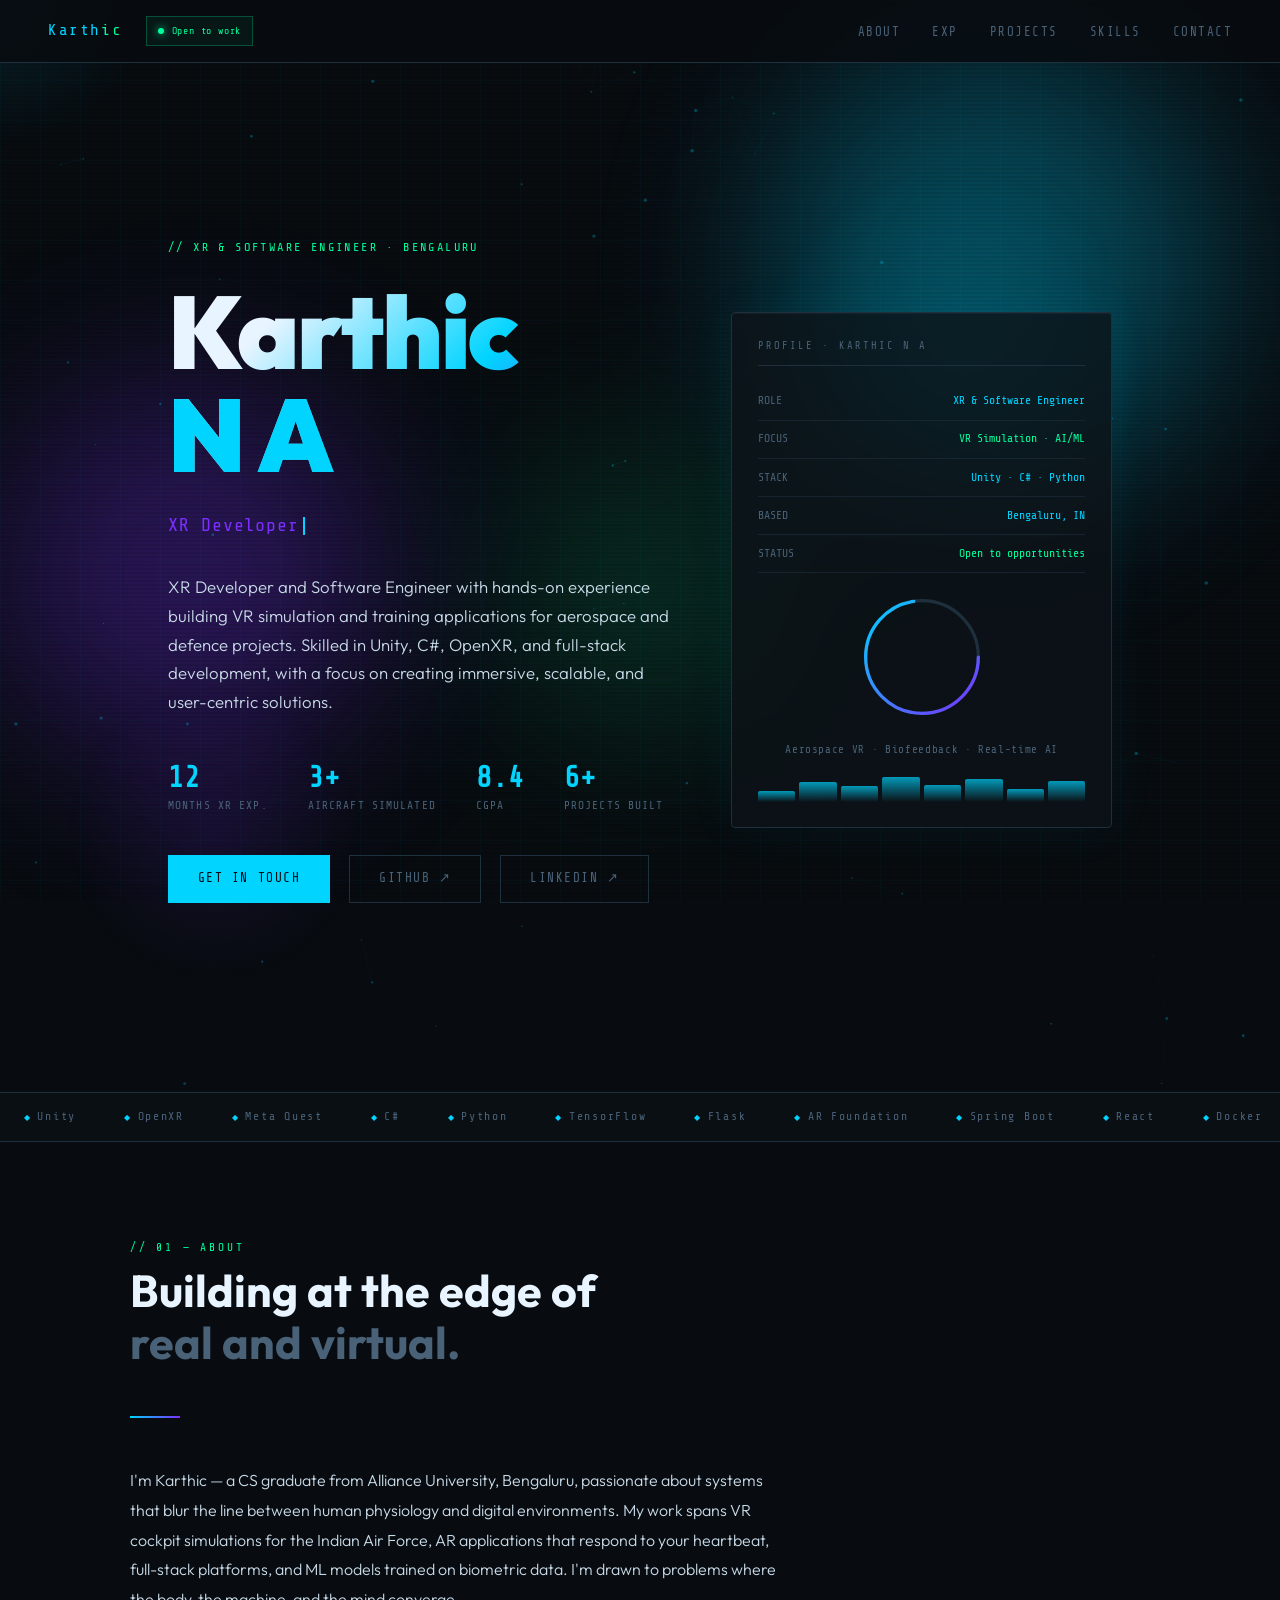
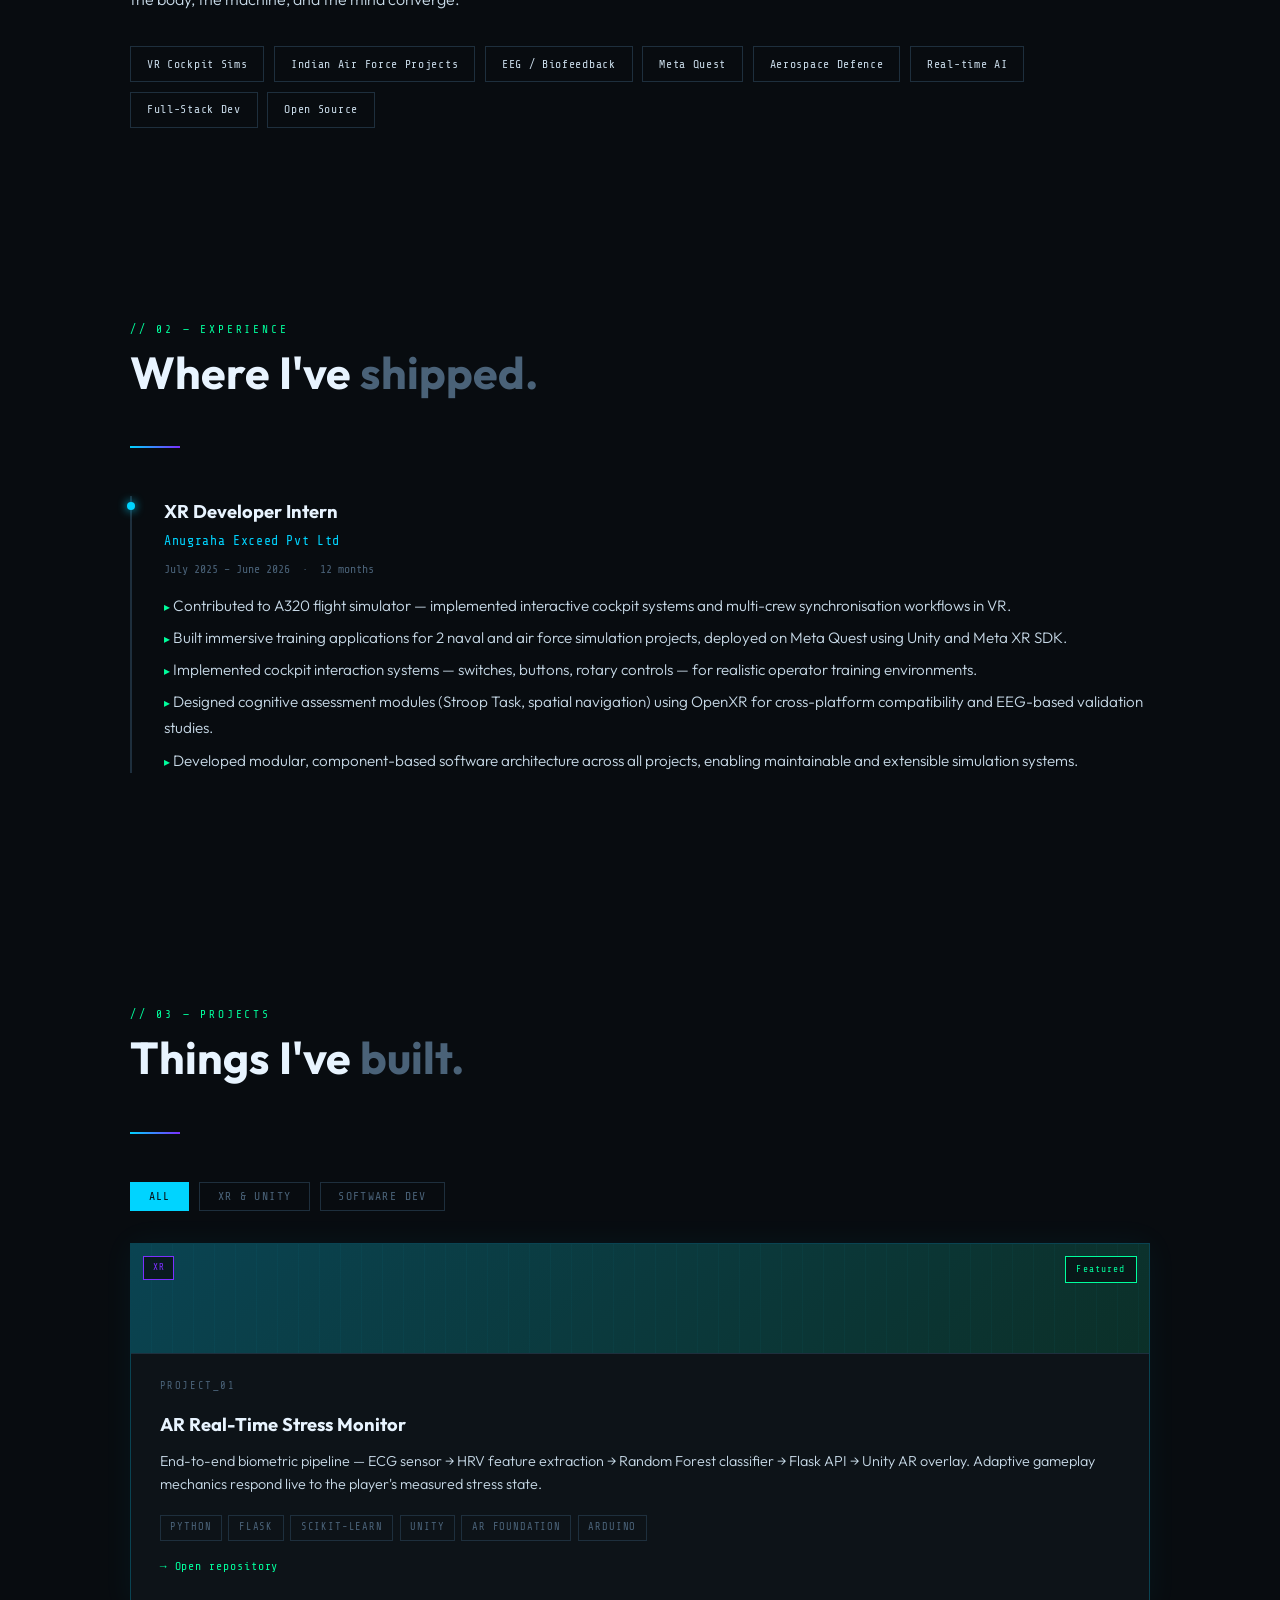
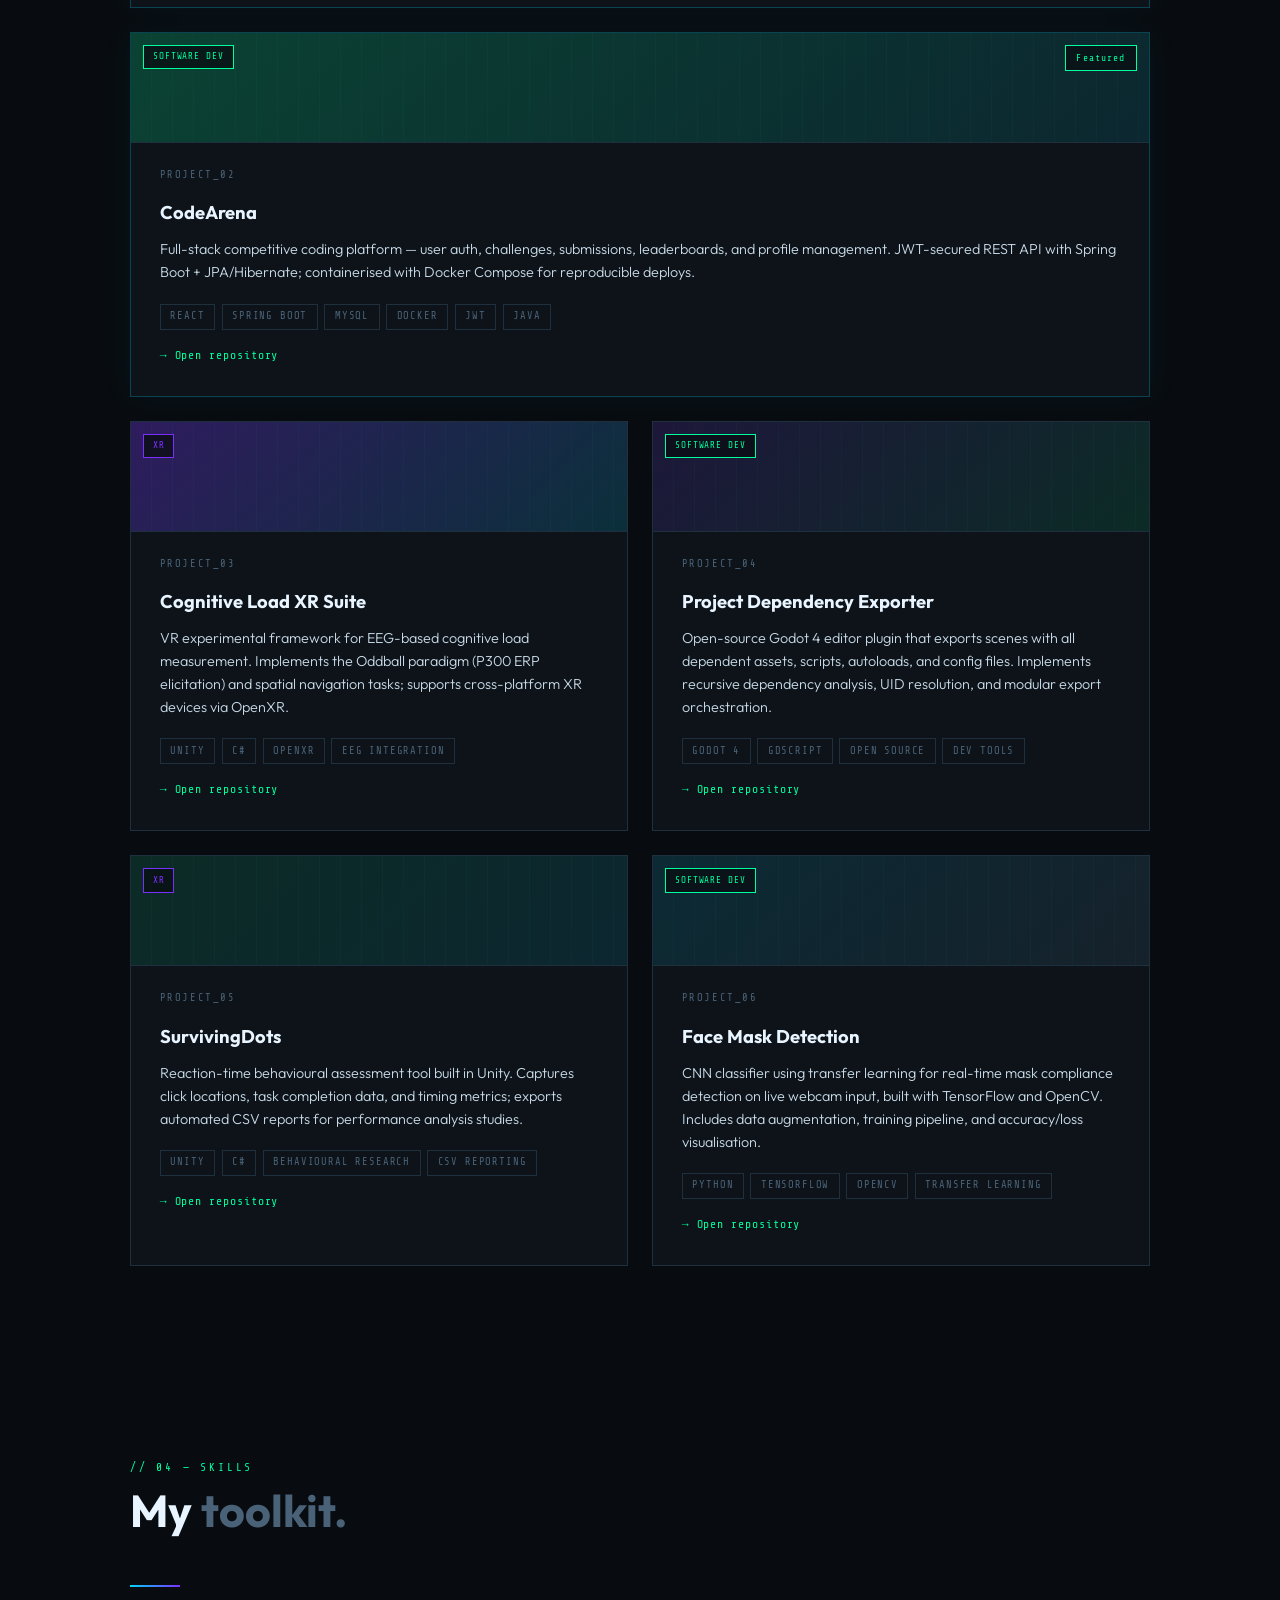
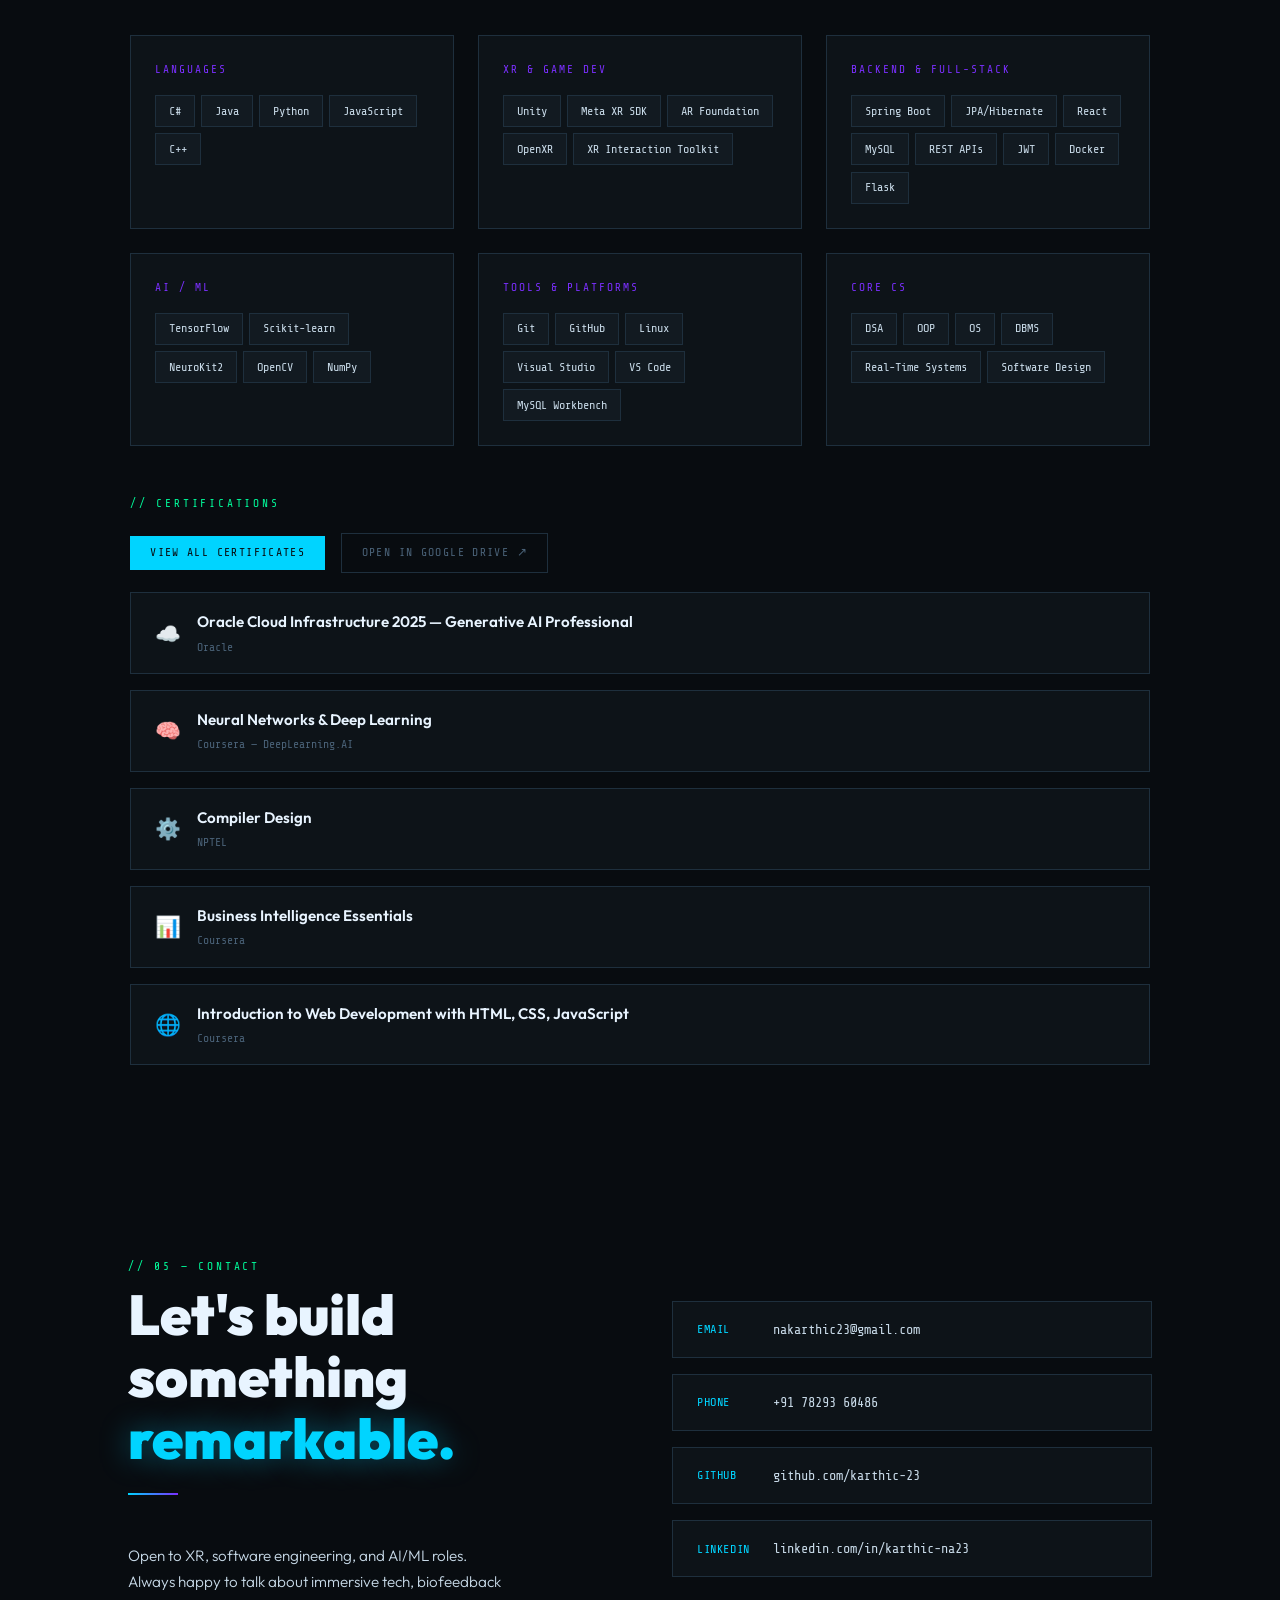
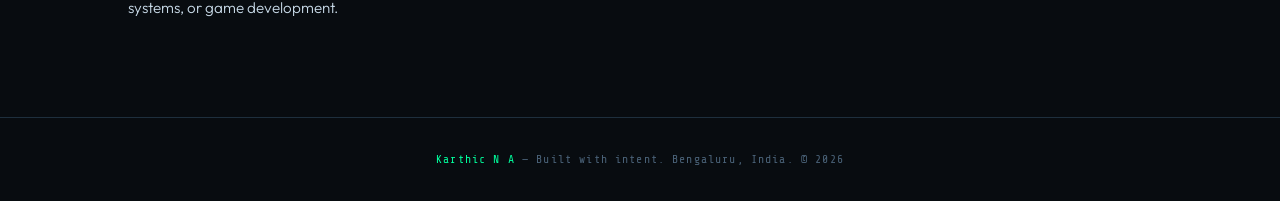
<file: index.html>
<!DOCTYPE html>
<html lang="en">
<head>
  <meta charset="UTF-8" />
  <meta name="viewport" content="width=device-width, initial-scale=1.0"/>
  <title>Karthic N A — XR & Software Engineer</title>
  <meta name="description" content="Karthic N A — XR & Software Engineer. VR simulation, Unity, AI/ML, biofeedback systems. Bengaluru, India." />
  <link rel="preconnect" href="https://fonts.googleapis.com" />
  <link rel="preconnect" href="https://fonts.gstatic.com" crossorigin />
  <link href="https://fonts.googleapis.com/css2?family=Share+Tech+Mono&family=Outfit:wght@300;400;600;700;900&display=swap" rel="stylesheet"/>
  <link rel="stylesheet" href="css/styles.css" />
</head>
<body>

<!-- Ambient / FX layer -->
<div class="scroll-progress" id="scrollProgress"></div>
<div class="cursor-glow" id="cursorGlow" aria-hidden="true"></div>
<div class="bg-blobs" aria-hidden="true">
  <div class="blob b1"></div>
  <div class="blob b2"></div>
  <div class="blob b3"></div>
</div>

<!-- ═══════════════════════════════════
     Navigation
════════════════════════════════════ -->
<nav id="mainNav">
  <div class="nav-left">
    <a href="#hero" class="nav-logo">Karth<span>ic</span></a>
    <span class="status-pill"><span class="pulse-dot"></span> Open to work</span>
  </div>
  <div class="nav-right">
    <button class="nav-toggle" id="navToggle" aria-label="Toggle menu" aria-expanded="false">
      <span></span><span></span><span></span>
    </button>
    <ul>
      <li><a href="#about"      class="nav-link">About</a></li>
      <li><a href="#experience" class="nav-link">Exp</a></li>
      <li><a href="#projects"   class="nav-link">Projects</a></li>
      <li><a href="#skills"     class="nav-link">Skills</a></li>
      <li><a href="#contact"    class="nav-link">Contact</a></li>
    </ul>
  </div>
</nav>

<!-- ═══════════════════════════════════
     Hero
════════════════════════════════════ -->
<section id="hero">
  <canvas id="heroCanvas" aria-hidden="true"></canvas>
  <div class="hero-glow"  aria-hidden="true"></div>
  <div class="hero-glow2" aria-hidden="true"></div>

  <div class="hero-grid">
    <div class="hero-left">
      <div class="hero-tag">// XR &amp; Software Engineer · Bengaluru</div>
      <h1 class="hero-name">Karthic<br><span class="accent">N A</span></h1>
      <div class="hero-title">
        <span id="typedRole">XR Developer</span><span class="cursor"></span>
      </div>
      <p class="hero-bio">
        XR Developer and Software Engineer with hands-on experience building VR simulation and training applications for aerospace and defence projects. 
        Skilled in Unity, C#, OpenXR, and full-stack development, with a focus on creating immersive, scalable, and user-centric solutions.
      </p>
      <div class="stat-row">
        <div class="stat"><div class="stat-num" data-count="12">0</div><div class="stat-label">Months XR Exp.</div></div>
        <div class="stat"><div class="stat-num" data-count="3" data-suffix="+">0</div><div class="stat-label">Aircraft Simulated</div></div>
        <div class="stat"><div class="stat-num" data-count="8.4" data-decimals="1">0</div><div class="stat-label">CGPA</div></div>
        <div class="stat"><div class="stat-num" data-count="6" data-suffix="+">0</div><div class="stat-label">Projects Built</div></div>
      </div>
      <div class="hero-links">
        <a href="mailto:nakarthic23@gmail.com" class="btn btn-primary">Get in touch</a>
        <a href="https://github.com/karthic-23" target="_blank" rel="noopener noreferrer" class="btn btn-ghost">GitHub ↗</a>
        <a href="https://linkedin.com/in/karthic-na23" target="_blank" rel="noopener noreferrer" class="btn btn-ghost">LinkedIn ↗</a>
      </div>
    </div>

    <div class="hero-right">
      <div class="hud-panel">
        <div class="hud-header">PROFILE · KARTHIC N A</div>
        <div class="hud-row"><span>ROLE</span><span class="hud-val">XR &amp; Software Engineer</span></div>
        <div class="hud-row"><span>FOCUS</span><span class="hud-val ok">VR Simulation · AI/ML</span></div>
        <div class="hud-row"><span>STACK</span><span class="hud-val">Unity · C# · Python</span></div>
        <div class="hud-row"><span>BASED</span><span class="hud-val">Bengaluru, IN</span></div>
        <div class="hud-row"><span>STATUS</span><span class="hud-val ok">Open to opportunities</span></div>
        <div class="hud-ring-wrap">
          <svg class="hud-ring" viewBox="0 0 120 120" aria-hidden="true">
            <circle cx="60" cy="60" r="52" fill="none" stroke="#1e2f3d" stroke-width="3"/>
            <circle class="ring-spin" cx="60" cy="60" r="52" fill="none" stroke="url(#ringGrad)"
              stroke-width="3" stroke-dasharray="327" stroke-dashoffset="90" stroke-linecap="round"/>
            <defs>
              <linearGradient id="ringGrad" x1="0" y1="0" x2="1" y2="1">
                <stop offset="0%"   stop-color="#00d4ff"/>
                <stop offset="100%" stop-color="#7b2fff"/>
              </linearGradient>
            </defs>
          </svg>
        </div>
        <p class="hud-caption">Aerospace VR · Biofeedback · Real-time AI</p>
        <div class="hud-bars" aria-hidden="true">
          <div class="hud-bar"></div><div class="hud-bar"></div><div class="hud-bar"></div>
          <div class="hud-bar"></div><div class="hud-bar"></div><div class="hud-bar"></div>
          <div class="hud-bar"></div><div class="hud-bar"></div>
        </div>
      </div>
    </div>
  </div>
</section>

<!-- Scrolling tech stack marquee -->
<div class="marquee-wrap" aria-hidden="true">
  <div class="marquee-track">
    <span>Unity</span><span>OpenXR</span><span>Meta Quest</span><span>C#</span>
    <span>Python</span><span>TensorFlow</span><span>Flask</span><span>AR Foundation</span>
    <span>Spring Boot</span><span>React</span><span>Docker</span><span>MySQL</span>
    <span>Scikit-learn</span><span>NeuroKit2</span><span>Meta XR SDK</span><span>JWT</span>
    <span>Unity</span><span>OpenXR</span><span>Meta Quest</span><span>C#</span>
    <span>Python</span><span>TensorFlow</span><span>Flask</span><span>AR Foundation</span>
    <span>Spring Boot</span><span>React</span><span>Docker</span><span>MySQL</span>
    <span>Scikit-learn</span><span>NeuroKit2</span><span>Meta XR SDK</span><span>JWT</span>
  </div>
</div>

<!-- ═══════════════════════════════════
     About
════════════════════════════════════ -->
<section id="about">
  <div class="reveal">
    <div class="section-label">// 01 — about</div>
    <h2 class="section-title">Building at the edge of<br><span class="dim">real and virtual.</span></h2>
    <div class="divider"></div>
    <div class="about-grid">
      <p class="about-text">
        I'm Karthic — a CS graduate from Alliance University, Bengaluru, passionate about systems that blur the line between human physiology and digital environments.
        My work spans VR cockpit simulations for the Indian Air Force, AR applications that respond to your heartbeat, full-stack platforms, and ML models trained on biometric data.
        I'm drawn to problems where the body, the machine, and the mind converge.
      </p>
      <div class="about-chips">
        <span class="about-chip">VR Cockpit Sims</span>
        <span class="about-chip">Indian Air Force Projects</span>
        <span class="about-chip">EEG / Biofeedback</span>
        <span class="about-chip">Meta Quest</span>
        <span class="about-chip">Aerospace Defence</span>
        <span class="about-chip">Real-time AI</span>
        <span class="about-chip">Full-Stack Dev</span>
        <span class="about-chip">Open Source</span>
      </div>
    </div>
  </div>
</section>

<!-- ═══════════════════════════════════
     Experience
════════════════════════════════════ -->
<section id="experience">
  <div class="reveal">
    <div class="section-label">// 02 — experience</div>
    <h2 class="section-title">Where I've <span class="dim">shipped.</span></h2>
    <div class="divider"></div>

    <div class="exp-block">
      <div class="exp-role">XR Developer Intern</div>
      <div class="exp-company">Anugraha Exceed Pvt Ltd</div>
      <div class="exp-date">July 2025 – June 2026 &nbsp;·&nbsp; 12 months</div>
      <ul>
        <li>Contributed to A320 flight simulator — implemented interactive cockpit systems and multi-crew synchronisation workflows in VR.</li>
        <li>Built immersive training applications for 2 naval and air force simulation projects, deployed on Meta Quest using Unity and Meta XR SDK.</li>
        <li>Implemented cockpit interaction systems — switches, buttons, rotary controls — for realistic operator training environments.</li>
        <li>Designed cognitive assessment modules (Stroop Task, spatial navigation) using OpenXR for cross-platform compatibility and EEG-based validation studies.</li>
        <li>Developed modular, component-based software architecture across all projects, enabling maintainable and extensible simulation systems.</li>
      </ul>
    </div>
  </div>
</section>

<!-- ═══════════════════════════════════
     Projects
════════════════════════════════════ -->
<section id="projects">
  <div class="reveal">
    <div class="section-label">// 03 — projects</div>
    <h2 class="section-title">Things I've <span class="dim">built.</span></h2>
    <div class="divider"></div>

    <!-- Filter tabs — All / XR / Software Dev -->
    <div class="project-filters" role="group" aria-label="Filter projects by category">
      <button class="filter-btn active" data-filter="all">All</button>
      <button class="filter-btn" data-filter="xr">XR &amp; Unity</button>
      <button class="filter-btn" data-filter="software">Software Dev</button>
    </div>

    <!-- Cards injected by renderProjects() in main.js -->
    <div class="projects-grid" id="projectsGrid"></div>
  </div>
</section>

<!-- ═══════════════════════════════════
     Skills
════════════════════════════════════ -->
<section id="skills">
  <div class="reveal">
    <div class="section-label">// 04 — skills</div>
    <h2 class="section-title">My <span class="dim">toolkit.</span></h2>
    <div class="divider"></div>

    <div class="skills-grid">
      <div class="skill-group">
        <div class="skill-group-title">Languages</div>
        <div class="skill-pills">
          <span class="pill">C#</span><span class="pill">Java</span>
          <span class="pill">Python</span><span class="pill">JavaScript</span>
          <span class="pill">C++</span>
        </div>
      </div>
      <div class="skill-group">
        <div class="skill-group-title">XR &amp; Game Dev</div>
        <div class="skill-pills">
          <span class="pill">Unity</span><span class="pill">Meta XR SDK</span>
          <span class="pill">AR Foundation</span><span class="pill">OpenXR</span>
          <span class="pill">XR Interaction Toolkit</span>
        </div>
      </div>
      <div class="skill-group">
        <div class="skill-group-title">Backend &amp; Full-Stack</div>
        <div class="skill-pills">
          <span class="pill">Spring Boot</span><span class="pill">JPA/Hibernate</span>
          <span class="pill">React</span><span class="pill">MySQL</span>
          <span class="pill">REST APIs</span><span class="pill">JWT</span>
          <span class="pill">Docker</span><span class="pill">Flask</span>
        </div>
      </div>
      <div class="skill-group">
        <div class="skill-group-title">AI / ML</div>
        <div class="skill-pills">
          <span class="pill">TensorFlow</span><span class="pill">Scikit-learn</span>
          <span class="pill">NeuroKit2</span><span class="pill">OpenCV</span>
          <span class="pill">NumPy</span>
        </div>
      </div>
      <div class="skill-group">
        <div class="skill-group-title">Tools &amp; Platforms</div>
        <div class="skill-pills">
          <span class="pill">Git</span><span class="pill">GitHub</span>
          <span class="pill">Linux</span><span class="pill">Visual Studio</span>
          <span class="pill">VS Code</span><span class="pill">MySQL Workbench</span>
        </div>
      </div>
      <div class="skill-group">
        <div class="skill-group-title">Core CS</div>
        <div class="skill-pills">
          <span class="pill">DSA</span><span class="pill">OOP</span>
          <span class="pill">OS</span><span class="pill">DBMS</span>
          <span class="pill">Real-Time Systems</span><span class="pill">Software Design</span>
        </div>
      </div>
    </div>

    <!-- Certifications sub-section -->
    <div id="certifications" style="margin-top: 3rem;">
      <div class="section-label" style="margin-bottom:1.2rem;">// certifications</div>
      <div class="certs-actions">
        <button type="button" class="btn btn-primary" id="openCertsModal">View all certificates</button>
        <a href="https://drive.google.com/drive/folders/17b_NKDeU9cYBqfiPqCEO_mkUFvGtRcT1" target="_blank" rel="noopener noreferrer" class="btn btn-ghost">Open in Google Drive ↗</a>
      </div>
      <div class="cert-list">
        <div class="cert-item" data-open-certs tabindex="0" role="button">
          <div class="cert-icon">☁️</div>
          <div>
            <div class="cert-name">Oracle Cloud Infrastructure 2025 — Generative AI Professional</div>
            <div class="cert-org">Oracle</div>
          </div>
          <span class="cert-view-hint">View ↗</span>
        </div>
        <div class="cert-item" data-open-certs tabindex="0" role="button">
          <div class="cert-icon">🧠</div>
          <div>
            <div class="cert-name">Neural Networks &amp; Deep Learning</div>
            <div class="cert-org">Coursera — DeepLearning.AI</div>
          </div>
          <span class="cert-view-hint">View ↗</span>
        </div>
        <div class="cert-item" data-open-certs tabindex="0" role="button">
          <div class="cert-icon">⚙️</div>
          <div>
            <div class="cert-name">Compiler Design</div>
            <div class="cert-org">NPTEL</div>
          </div>
          <span class="cert-view-hint">View ↗</span>
        </div>
        <div class="cert-item" data-open-certs tabindex="0" role="button">
          <div class="cert-icon">📊</div>
          <div>
            <div class="cert-name">Business Intelligence Essentials</div>
            <div class="cert-org">Coursera</div>
          </div>
          <span class="cert-view-hint">View ↗</span>
        </div>
        <div class="cert-item" data-open-certs tabindex="0" role="button">
          <div class="cert-icon">🌐</div>
          <div>
            <div class="cert-name">Introduction to Web Development with HTML, CSS, JavaScript</div>
            <div class="cert-org">Coursera</div>
          </div>
          <span class="cert-view-hint">View ↗</span>
        </div>
      </div>
    </div>
  </div>
</section>

<!-- ═══════════════════════════════════
     Contact
════════════════════════════════════ -->
<div id="contact">
  <div class="reveal contact-inner">
    <div>
      <div class="section-label">// 05 — contact</div>
      <div class="contact-tagline">
        Let's build<br>something<br><span class="glow">remarkable.</span>
      </div>
      <div class="divider" style="margin-top:1.5rem;"></div>
      <p style="font-size:0.95rem; color:var(--text); max-width:380px;">
        Open to XR, software engineering, and AI/ML roles. Always happy to talk about immersive tech, biofeedback systems, or game development.
      </p>
    </div>
    <div class="contact-links">
      <a class="contact-link" href="mailto:nakarthic23@gmail.com">
        <span class="contact-link-icon">EMAIL</span>
        <span class="contact-link-text">nakarthic23@gmail.com</span>
      </a>
      <a class="contact-link" href="tel:+917829360486">
        <span class="contact-link-icon">PHONE</span>
        <span class="contact-link-text">+91 78293 60486</span>
      </a>
      <a class="contact-link" href="https://github.com/karthic-23" target="_blank" rel="noopener noreferrer">
        <span class="contact-link-icon">GITHUB</span>
        <span class="contact-link-text">github.com/karthic-23</span>
      </a>
      <a class="contact-link" href="https://linkedin.com/in/karthic-na23" target="_blank" rel="noopener noreferrer">
        <span class="contact-link-icon">LINKEDIN</span>
        <span class="contact-link-text">linkedin.com/in/karthic-na23</span>
      </a>
    </div>
  </div>
</div>

<!-- ═══════════════════════════════════
     Certifications Modal
════════════════════════════════════ -->
<div class="modal-overlay" id="certsModal" aria-hidden="true" role="dialog" aria-labelledby="certsModalTitle">
  <div class="modal">
    <div class="modal-header">
      <h3 id="certsModalTitle">// CERTIFICATIONS — GOOGLE DRIVE</h3>
      <button type="button" class="modal-close" id="closeCertsModal" aria-label="Close">&times;</button>
    </div>
    <div class="modal-body">
      <iframe
        id="certsFrame"
        title="Karthic certifications folder"
        src="https://drive.google.com/embeddedfolderview?id=17b_NKDeU9cYBqfiPqCEO_mkUFvGtRcT1#grid"
        loading="lazy">
      </iframe>
    </div>
    <div class="modal-footer">
      <a href="https://drive.google.com/drive/folders/17b_NKDeU9cYBqfiPqCEO_mkUFvGtRcT1" target="_blank" rel="noopener noreferrer" class="btn btn-ghost">Open full folder ↗</a>
    </div>
  </div>
</div>

<footer>
  <span>Karthic N A</span> — Built with intent. Bengaluru, India. © 2026
</footer>

<!-- Data must load before main.js -->
<script src="js/data/projects.js"></script>
<script src="js/main.js"></script>
</body>
</html>
</file>
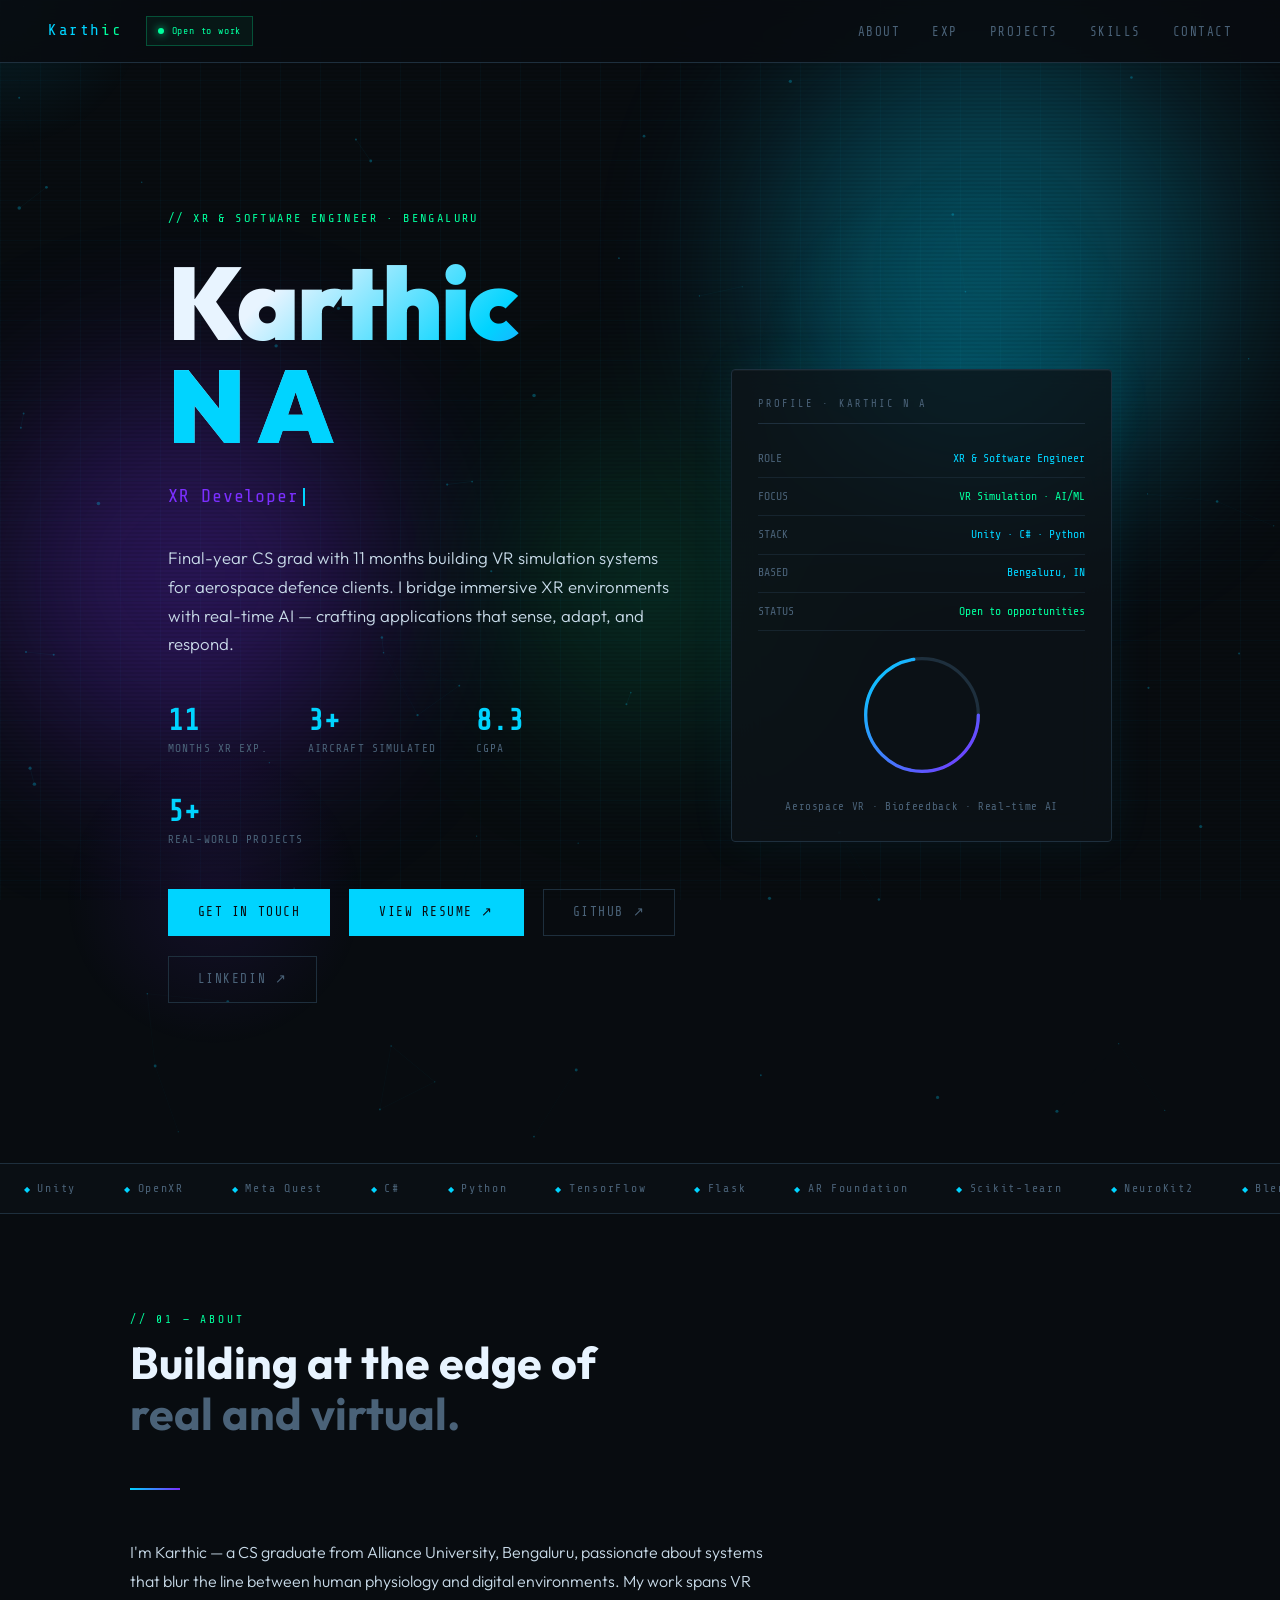
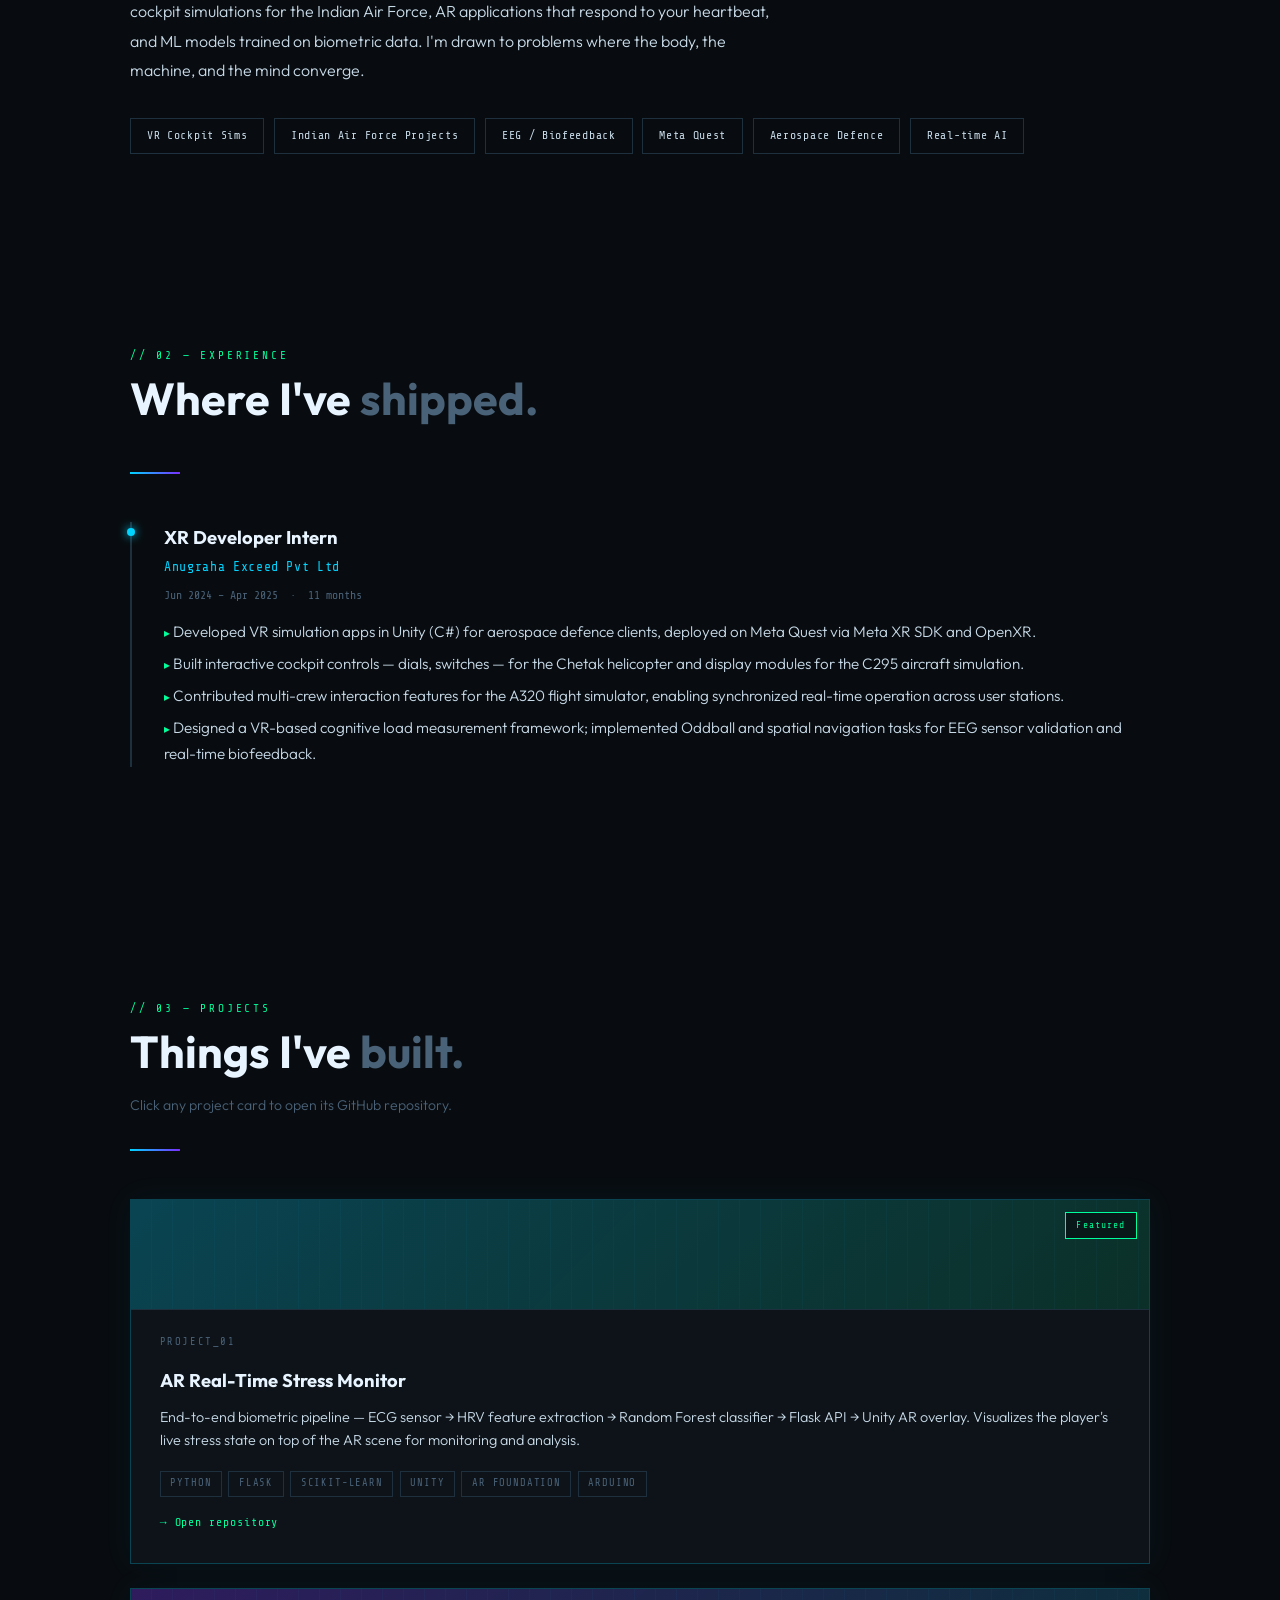
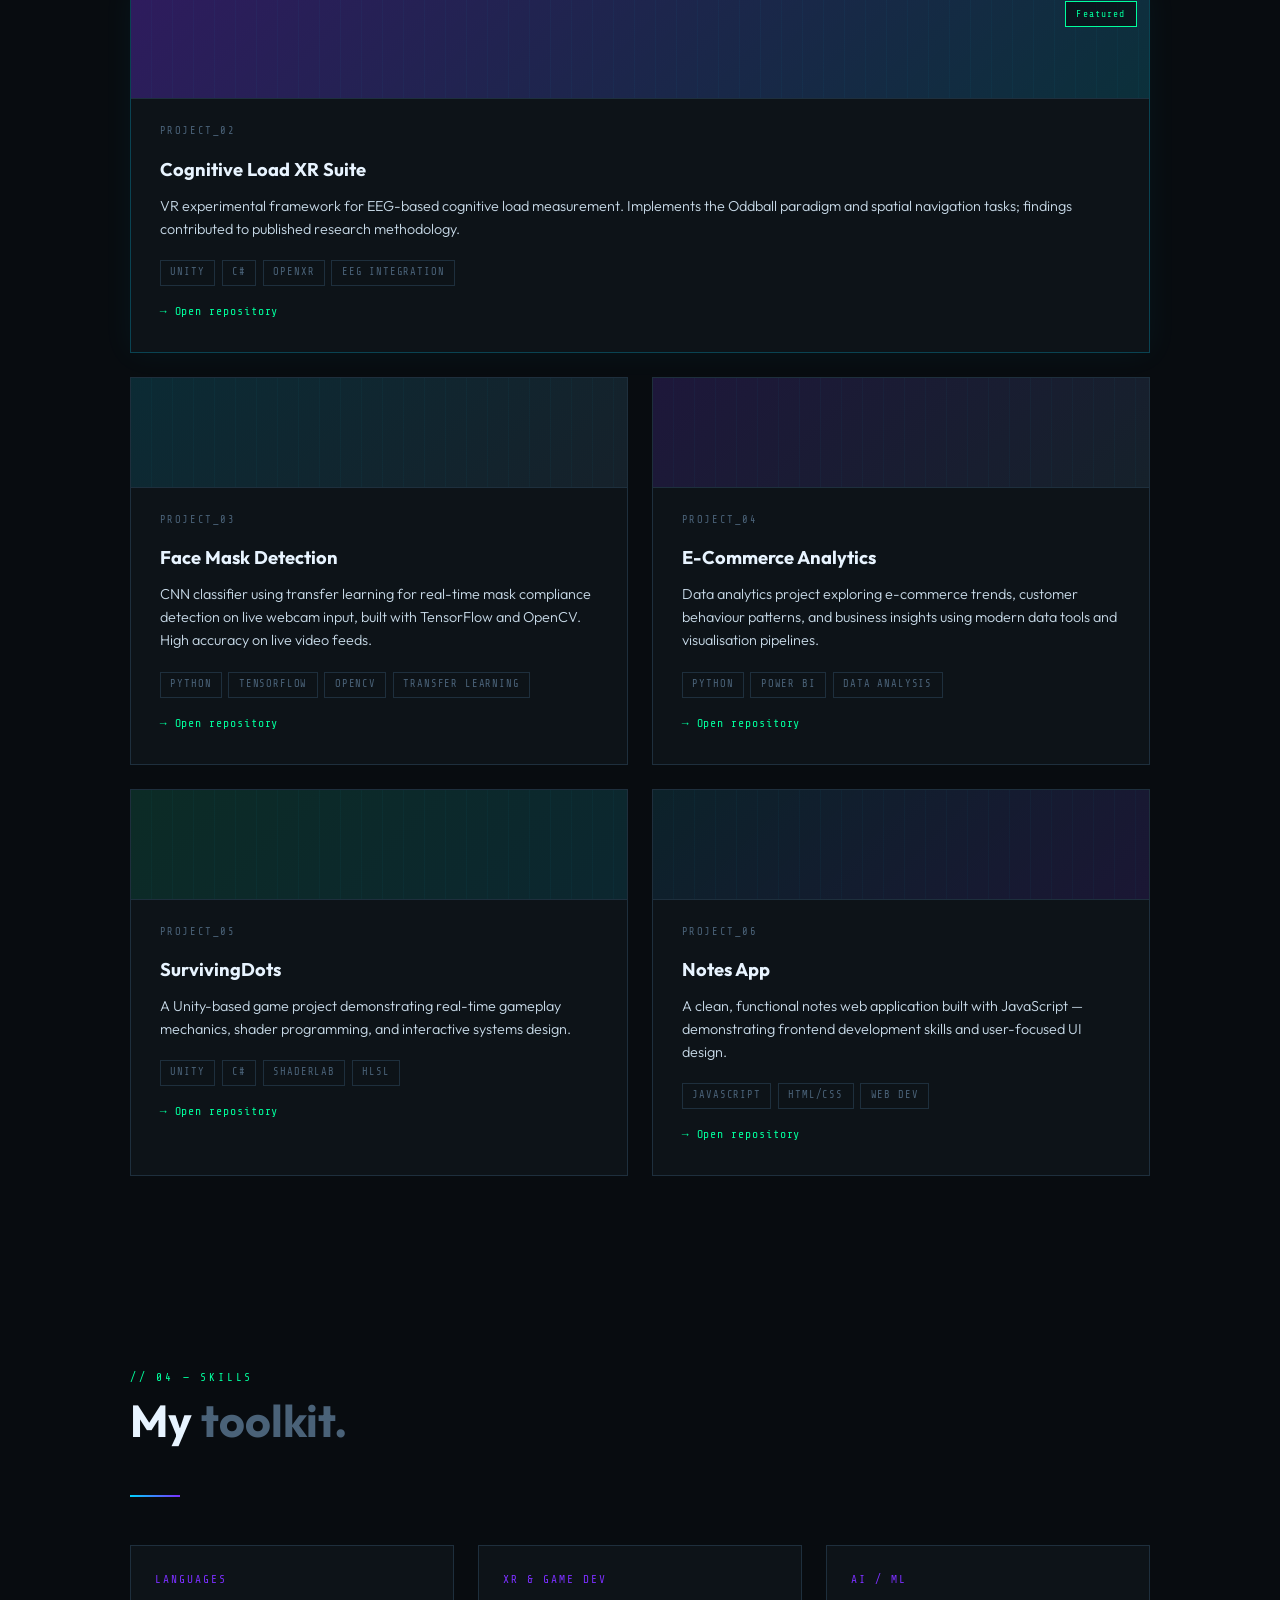
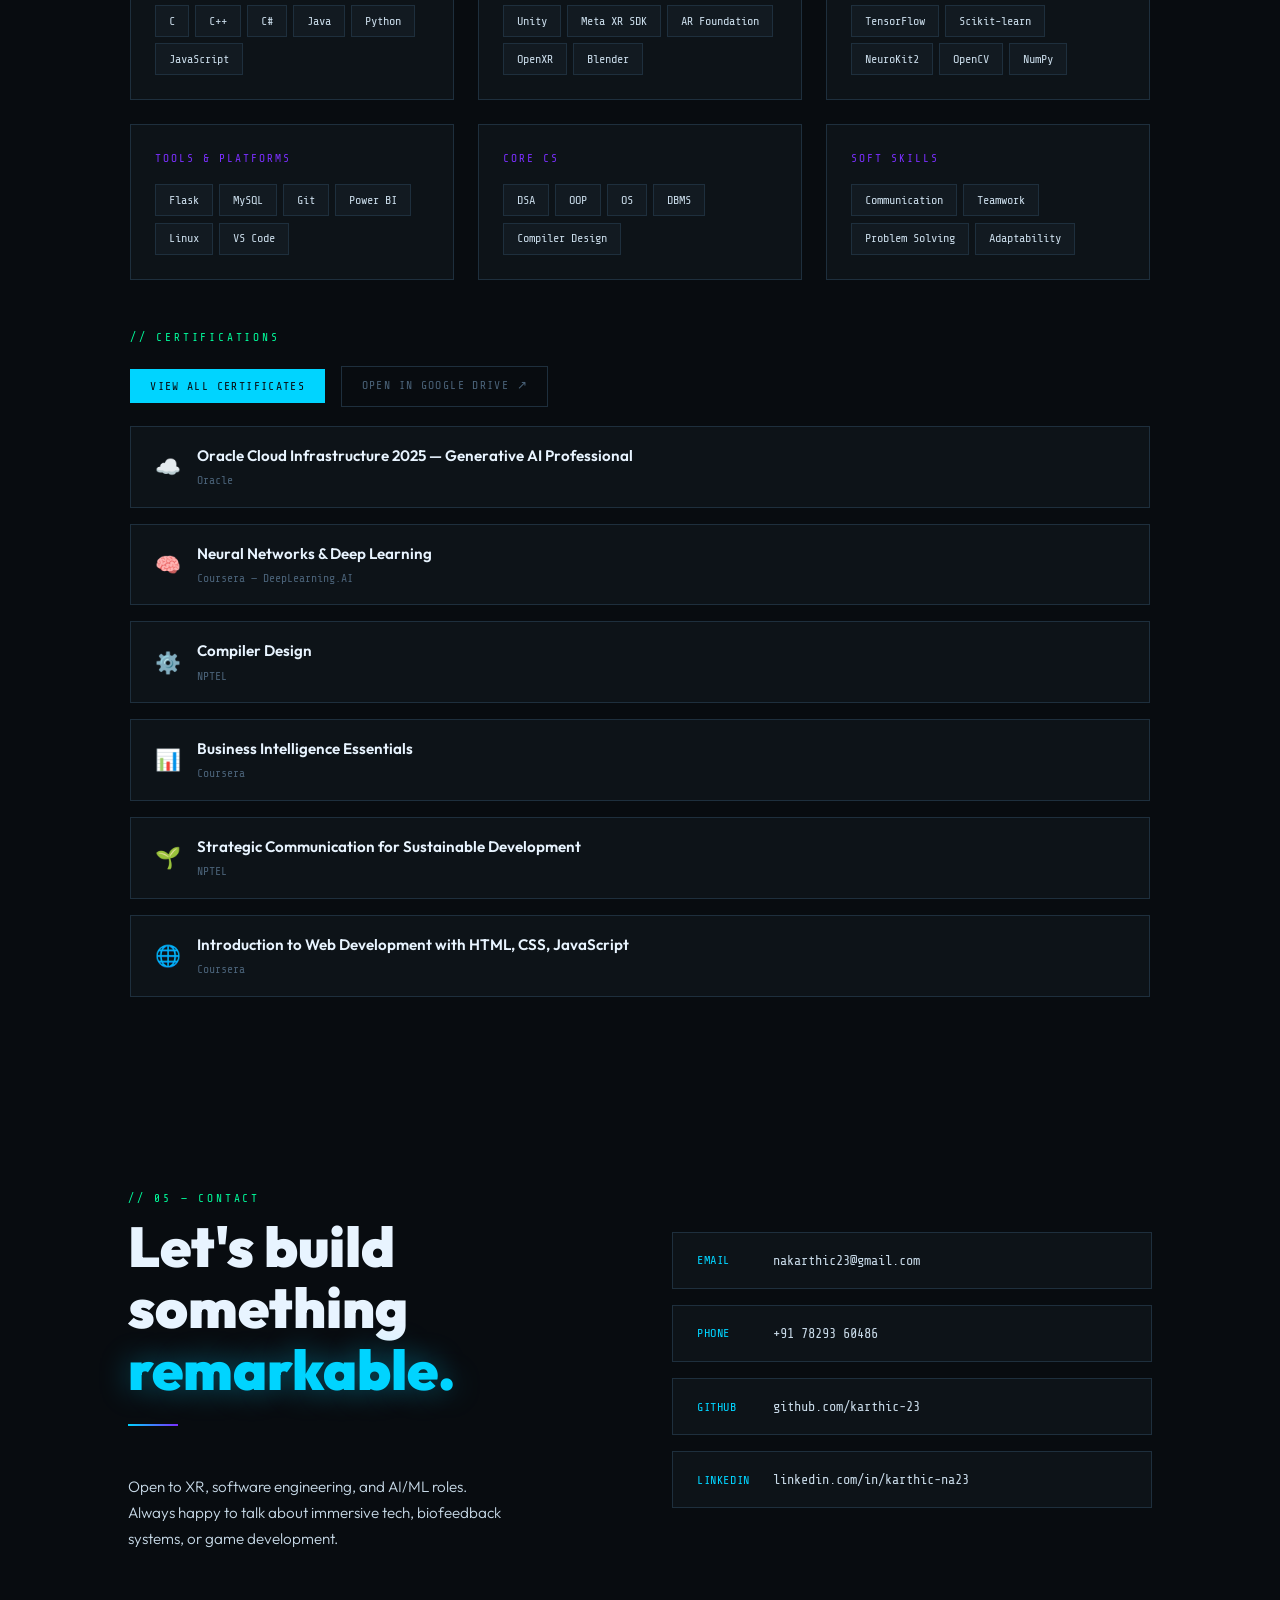
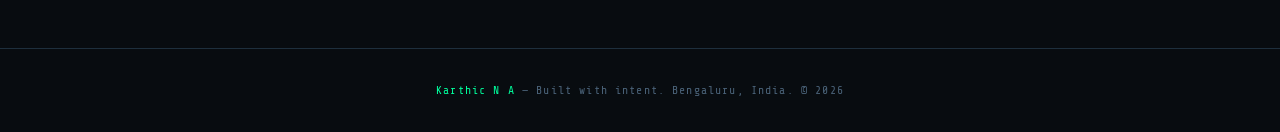
<file: Karthic-Portfolio.html>
<!DOCTYPE html>
<html lang="en">
<head>
<meta charset="UTF-8" />
<meta name="viewport" content="width=device-width, initial-scale=1.0"/>
<title>Karthic N A — XR & Software Engineer</title>
<meta name="description" content="Karthic N A — XR & Software Engineer. VR simulation, Unity, AI/ML, biofeedback systems. Bengaluru, India." />
<link rel="preconnect" href="https://fonts.googleapis.com" />
<link rel="preconnect" href="https://fonts.gstatic.com" crossorigin />
<link href="https://fonts.googleapis.com/css2?family=Share+Tech+Mono&family=Outfit:wght@300;400;600;700;900&display=swap" rel="stylesheet"/>
<style>
  :root {
    --bg: #080c10;
    --surface: #0d1318;
    --surface2: #121a21;
    --border: #1e2f3d;
    --accent: #00d4ff;
    --accent2: #7b2fff;
    --accent3: #00ff9d;
    --text: #c8dae8;
    --muted: #4a6278;
    --bright: #e8f4ff;
    --mono: 'Share Tech Mono', monospace;
    --sans: 'Outfit', sans-serif;
  }

  *, *::before, *::after { box-sizing: border-box; margin: 0; padding: 0; }

  html { scroll-behavior: smooth; }

  body {
    background: var(--bg);
    color: var(--text);
    font-family: var(--sans);
    font-weight: 300;
    line-height: 1.7;
    overflow-x: hidden;
  }

  body::before {
    content: '';
    position: fixed;
    inset: 0;
    background-image:
      linear-gradient(rgba(0,212,255,0.03) 1px, transparent 1px),
      linear-gradient(90deg, rgba(0,212,255,0.03) 1px, transparent 1px);
    background-size: 40px 40px;
    pointer-events: none;
    z-index: 0;
  }

  body::after {
    content: '';
    position: fixed;
    inset: 0;
    background: repeating-linear-gradient(0deg, transparent, transparent 2px, rgba(0,0,0,0.08) 2px, rgba(0,0,0,0.08) 4px);
    pointer-events: none;
    z-index: 0;
  }

  .bg-blobs {
    position: fixed;
    inset: 0;
    z-index: 0;
    pointer-events: none;
    overflow: hidden;
  }

  .blob {
    position: absolute;
    border-radius: 50%;
    filter: blur(90px);
    opacity: 0.3;
    animation: blobMove 20s ease-in-out infinite;
  }

  .blob.b1 {
    width: 450px;
    height: 450px;
    background: var(--accent);
    top: 5%;
    right: 5%;
  }

  .blob.b2 {
    width: 380px;
    height: 380px;
    background: var(--accent2);
    bottom: 15%;
    left: 0;
    animation-delay: -7s;
  }

  .blob.b3 {
    width: 280px;
    height: 280px;
    background: var(--accent3);
    top: 50%;
    left: 40%;
    opacity: 0.15;
    animation-delay: -12s;
  }

  @keyframes blobMove {
    0%, 100% { transform: translate(0, 0) scale(1); }
    33% { transform: translate(-30px, 40px) scale(1.08); }
    66% { transform: translate(25px, -20px) scale(0.95); }
  }

  .scroll-progress {
    position: fixed;
    top: 0;
    left: 0;
    height: 2px;
    width: 0%;
    background: linear-gradient(90deg, var(--accent), var(--accent3));
    z-index: 200;
    box-shadow: 0 0 14px var(--accent);
  }

  .cursor-glow {
    position: fixed;
    width: 300px;
    height: 300px;
    border-radius: 50%;
    background: radial-gradient(circle, rgba(0,212,255,0.1), transparent 70%);
    pointer-events: none;
    z-index: 1;
    transform: translate(-50%, -50%);
    transition: left 0.06s ease, top 0.06s ease;
  }

  nav {
    position: fixed;
    top: 0;
    left: 0;
    right: 0;
    z-index: 100;
    display: flex;
    justify-content: space-between;
    align-items: center;
    padding: 1rem 3rem;
    background: rgba(8,12,16,0.88);
    backdrop-filter: blur(14px);
    border-bottom: 1px solid var(--border);
  }

  .nav-left {
    display: flex;
    align-items: center;
    gap: 1.5rem;
  }

  .nav-logo {
    font-family: var(--mono);
    color: var(--accent);
    font-size: 1rem;
    letter-spacing: 0.1em;
    text-decoration: none;
    transition: opacity 0.2s;
  }

  .nav-logo:hover { opacity: 0.85; }
  .nav-logo span { color: var(--accent3); }

  .status-pill {
    font-family: var(--mono);
    font-size: 0.62rem;
    color: var(--accent3);
    letter-spacing: 0.08em;
    display: flex;
    align-items: center;
    gap: 0.45rem;
    padding: 0.35rem 0.7rem;
    border: 1px solid rgba(0,255,157,0.25);
    background: rgba(0,255,157,0.05);
  }

  .pulse-dot {
    width: 6px;
    height: 6px;
    border-radius: 50%;
    background: var(--accent3);
    box-shadow: 0 0 8px var(--accent3);
    animation: pulseDot 2s ease-in-out infinite;
  }

  @keyframes pulseDot {
    0%, 100% { opacity: 1; transform: scale(1); }
    50% { opacity: 0.45; transform: scale(0.8); }
  }

  .nav-right {
    display: flex;
    align-items: center;
    gap: 2rem;
  }

  nav ul {
    list-style: none;
    display: flex;
    gap: 2rem;
  }

  nav a.nav-link {
    font-family: var(--mono);
    font-size: 0.78rem;
    color: var(--muted);
    text-decoration: none;
    letter-spacing: 0.12em;
    text-transform: uppercase;
    transition: color 0.2s;
    position: relative;
  }

  nav a.nav-link::after {
    content: '';
    position: absolute;
    bottom: -4px;
    left: 0;
    right: 0;
    height: 1px;
    background: var(--accent);
    transform: scaleX(0);
    transition: transform 0.2s;
  }

  nav a.nav-link:hover,
  nav a.nav-link.active { color: var(--accent); }

  nav a.nav-link:hover::after,
  nav a.nav-link.active::after { transform: scaleX(1); }

  .nav-toggle {
    display: none;
    flex-direction: column;
    gap: 5px;
    background: none;
    border: none;
    cursor: pointer;
    padding: 4px;
  }

  .nav-toggle span {
    display: block;
    width: 22px;
    height: 2px;
    background: var(--accent);
    transition: transform 0.3s, opacity 0.3s;
  }

  nav.open .nav-toggle span:nth-child(1) { transform: translateY(7px) rotate(45deg); }
  nav.open .nav-toggle span:nth-child(2) { opacity: 0; }
  nav.open .nav-toggle span:nth-child(3) { transform: translateY(-7px) rotate(-45deg); }

  section {
    position: relative;
    z-index: 2;
    max-width: 1100px;
    margin: 0 auto;
    padding: 6rem 2.5rem;
  }

  #hero {
    position: relative;
    min-height: 100vh;
    max-width: 100%;
    overflow: hidden;
    z-index: 2;
  }

  #heroCanvas {
    position: absolute;
    inset: 0;
    width: 100%;
    height: 100%;
    z-index: 0;
    opacity: 0.5;
    pointer-events: none;
  }

  .hero-glow {
    position: absolute;
    top: 15%;
    right: 10%;
    width: 400px;
    height: 400px;
    background: radial-gradient(circle, rgba(0,212,255,0.1) 0%, transparent 70%);
    pointer-events: none;
    z-index: 1;
    animation: pulse 4s ease-in-out infinite;
  }

  .hero-glow2 {
    position: absolute;
    bottom: 10%;
    left: 5%;
    width: 300px;
    height: 300px;
    background: radial-gradient(circle, rgba(123,47,255,0.1) 0%, transparent 70%);
    pointer-events: none;
    z-index: 1;
    animation: pulse 5s 1s ease-in-out infinite;
  }

  .hero-grid {
    position: relative;
    z-index: 2;
    display: grid;
    grid-template-columns: 1.15fr 0.85fr;
    gap: 3rem;
    align-items: center;
    max-width: 1200px;
    margin: 0 auto;
    padding: 7rem 10vw 4rem;
    min-height: 100vh;
  }

  .hero-tag {
    font-family: var(--mono);
    font-size: 0.75rem;
    color: var(--accent3);
    letter-spacing: 0.2em;
    text-transform: uppercase;
    margin-bottom: 1.5rem;
    animation: fadeUp 0.6s ease both;
  }

  .hero-name {
    font-family: var(--sans);
    font-weight: 900;
    font-size: clamp(3rem, 8vw, 6.5rem);
    line-height: 1;
    letter-spacing: -0.02em;
    animation: fadeUp 0.6s 0.1s ease both;
    background: linear-gradient(135deg, var(--bright) 20%, var(--accent) 55%, var(--accent2) 90%);
    -webkit-background-clip: text;
    -webkit-text-fill-color: transparent;
    background-clip: text;
  }

  .hero-name .accent {
    -webkit-text-fill-color: var(--accent);
    background: none;
  }

  .hero-title {
    font-family: var(--mono);
    font-size: clamp(0.9rem, 2vw, 1.15rem);
    color: var(--accent2);
    margin-top: 1.5rem;
    letter-spacing: 0.05em;
    min-height: 1.5em;
    animation: fadeUp 0.6s 0.2s ease both;
  }

  .hero-bio {
    max-width: 540px;
    margin-top: 2rem;
    font-size: 1.05rem;
    color: var(--text);
    animation: fadeUp 0.6s 0.3s ease both;
  }

  .hero-links {
    display: flex;
    gap: 1.2rem;
    margin-top: 2.5rem;
    flex-wrap: wrap;
    animation: fadeUp 0.6s 0.4s ease both;
  }

  .btn {
    font-family: var(--mono);
    font-size: 0.8rem;
    letter-spacing: 0.12em;
    text-transform: uppercase;
    padding: 0.75rem 1.8rem;
    border: 1px solid;
    text-decoration: none;
    transition: all 0.25s;
    display: inline-flex;
    align-items: center;
    gap: 0.5rem;
  }

  .btn-primary {
    background: var(--accent);
    border-color: var(--accent);
    color: var(--bg);
  }

  .btn-primary:hover {
    background: transparent;
    color: var(--accent);
    box-shadow: 0 0 24px rgba(0,212,255,0.35);
  }

  .btn-ghost {
    background: transparent;
    border-color: var(--border);
    color: var(--muted);
  }

  .btn-ghost:hover {
    border-color: var(--accent);
    color: var(--accent);
  }

  .hud-panel {
    background: rgba(13,19,24,0.8);
    border: 1px solid var(--border);
    backdrop-filter: blur(18px);
    padding: 1.6rem;
    border-radius: 4px;
    box-shadow: 0 0 50px rgba(0,212,255,0.06), inset 0 1px 0 rgba(255,255,255,0.04);
    animation: floatHud 7s ease-in-out infinite, fadeUp 0.8s 0.3s ease both;
  }

  @keyframes floatHud {
    0%, 100% { transform: translateY(0); }
    50% { transform: translateY(-12px); }
  }

  .hud-header {
    font-family: var(--mono);
    font-size: 0.65rem;
    color: var(--muted);
    letter-spacing: 0.2em;
    margin-bottom: 1rem;
    padding-bottom: 0.6rem;
    border-bottom: 1px solid var(--border);
  }

  .hud-row {
    display: flex;
    justify-content: space-between;
    font-family: var(--mono);
    font-size: 0.72rem;
    padding: 0.55rem 0;
    border-bottom: 1px solid rgba(30,47,61,0.6);
    color: var(--muted);
  }

  .hud-val { color: var(--accent); }
  .hud-val.ok { color: var(--accent3); }

  .hud-ring-wrap {
    display: flex;
    justify-content: center;
    margin: 1.2rem 0;
  }

  .hud-ring {
    width: 130px;
    height: 130px;
  }

  .ring-spin {
    transform-origin: center;
    animation: spin 14s linear infinite;
  }

  @keyframes spin { to { transform: rotate(360deg); } }

  .hud-caption {
    font-family: var(--mono);
    font-size: 0.68rem;
    color: var(--muted);
    text-align: center;
    letter-spacing: 0.06em;
    line-height: 1.5;
  }

  .hud-bars {
    display: flex;
    gap: 4px;
    margin-top: 1rem;
    height: 28px;
    align-items: flex-end;
  }

  .hud-bar {
    flex: 1;
    background: linear-gradient(180deg, var(--accent), transparent);
    border-radius: 2px 2px 0 0;
    animation: barPulse 1.2s ease-in-out infinite;
    opacity: 0.7;
  }

  .hud-bar:nth-child(1) { height: 40%; animation-delay: 0s; }
  .hud-bar:nth-child(2) { height: 70%; animation-delay: 0.15s; }
  .hud-bar:nth-child(3) { height: 55%; animation-delay: 0.3s; }
  .hud-bar:nth-child(4) { height: 90%; animation-delay: 0.1s; }
  .hud-bar:nth-child(5) { height: 60%; animation-delay: 0.25s; }
  .hud-bar:nth-child(6) { height: 80%; animation-delay: 0.05s; }
  .hud-bar:nth-child(7) { height: 45%; animation-delay: 0.35s; }
  .hud-bar:nth-child(8) { height: 75%; animation-delay: 0.2s; }

  @keyframes barPulse {
    0%, 100% { opacity: 0.5; }
    50% { opacity: 1; }
  }

  .section-label {
    font-family: var(--mono);
    font-size: 0.7rem;
    color: var(--accent3);
    letter-spacing: 0.25em;
    text-transform: uppercase;
    margin-bottom: 0.5rem;
  }

  .section-title {
    font-family: var(--sans);
    font-weight: 700;
    font-size: clamp(1.8rem, 4vw, 2.8rem);
    color: var(--bright);
    line-height: 1.15;
    margin-bottom: 3rem;
  }

  .section-title .dim { color: var(--muted); }

  .divider {
    width: 50px;
    height: 2px;
    background: linear-gradient(90deg, var(--accent), var(--accent2));
    margin: 1rem 0 3rem;
  }

  .marquee-wrap {
    position: relative;
    z-index: 2;
    overflow: hidden;
    border-block: 1px solid var(--border);
    padding: 0.9rem 0;
    background: rgba(13,19,24,0.5);
  }

  .marquee-track {
    display: flex;
    width: max-content;
    animation: marquee 30s linear infinite;
  }

  .marquee-track span {
    font-family: var(--mono);
    font-size: 0.72rem;
    color: var(--muted);
    letter-spacing: 0.15em;
    padding: 0 1.5rem;
    white-space: nowrap;
  }

  .marquee-track span::before {
    content: '◆ ';
    color: var(--accent);
    font-size: 0.5rem;
  }

  @keyframes marquee {
    to { transform: translateX(-50%); }
  }

  .about-grid {
    display: grid;
    grid-template-columns: 1fr;
    gap: 2rem;
  }

  .about-text {
    max-width: 660px;
    font-size: 1rem;
    line-height: 1.85;
  }

  .about-chips {
    display: flex;
    flex-wrap: wrap;
    gap: 0.6rem;
  }

  .about-chip {
    font-family: var(--mono);
    font-size: 0.72rem;
    padding: 0.45rem 1rem;
    border: 1px solid var(--border);
    color: var(--text);
    letter-spacing: 0.06em;
    transition: all 0.25s;
  }

  .about-chip:hover {
    border-color: var(--accent);
    color: var(--accent);
    box-shadow: 0 0 16px rgba(0,212,255,0.15);
    transform: translateY(-2px);
  }

  .exp-block {
    border-left: 2px solid var(--border);
    padding-left: 2rem;
    margin-bottom: 2.5rem;
    position: relative;
    transition: border-color 0.3s;
  }

  .exp-block::before {
    content: '';
    position: absolute;
    left: -5px;
    top: 6px;
    width: 8px;
    height: 8px;
    background: var(--accent);
    border-radius: 50%;
    box-shadow: 0 0 10px var(--accent);
  }

  .exp-block:hover { border-color: var(--accent); }

  .exp-role {
    font-family: var(--sans);
    font-weight: 700;
    font-size: 1.15rem;
    color: var(--bright);
  }

  .exp-company {
    font-family: var(--mono);
    font-size: 0.82rem;
    color: var(--accent);
    letter-spacing: 0.05em;
    margin: 0.15rem 0 0.5rem;
  }

  .exp-date {
    font-family: var(--mono);
    font-size: 0.72rem;
    color: var(--muted);
    margin-bottom: 0.8rem;
  }

  .exp-block ul {
    list-style: none;
    display: flex;
    flex-direction: column;
    gap: 0.4rem;
  }

  .exp-block ul li::before {
    content: '▸ ';
    color: var(--accent3);
    font-size: 0.75rem;
  }

  .exp-block ul li { font-size: 0.95rem; color: var(--text); }

  .projects-grid {
    display: grid;
    grid-template-columns: repeat(2, 1fr);
    gap: 1.5rem;
  }

  .project-card {
    background: var(--surface);
    border: 1px solid var(--border);
    position: relative;
    overflow: hidden;
    transition: border-color 0.3s, transform 0.3s, box-shadow 0.3s;
    cursor: default;
    opacity: 0;
    transform: translateY(20px);
  }

  .project-card.visible-card {
    opacity: 1;
    transform: translateY(0);
  }

  .project-card::after {
    content: '';
    position: absolute;
    top: 0;
    left: 0;
    right: 0;
    height: 2px;
    background: linear-gradient(90deg, var(--accent), var(--accent2));
    transform: scaleX(0);
    transform-origin: left;
    transition: transform 0.3s;
    z-index: 2;
  }

  .project-card:hover {
    border-color: var(--accent);
    transform: translateY(-4px);
    box-shadow: 0 12px 40px rgba(0,0,0,0.35);
  }

  .project-card:hover::after { transform: scaleX(1); }

  .project-card.featured {
    grid-column: span 2;
    border-color: rgba(0,212,255,0.25);
    box-shadow: 0 0 30px rgba(0,212,255,0.05);
  }

  .project-thumb {
    height: 110px;
    background: var(--thumb, linear-gradient(135deg, rgba(0,212,255,0.15), rgba(123,47,255,0.2)));
    border-bottom: 1px solid var(--border);
    position: relative;
    display: flex;
    align-items: flex-end;
    padding: 0.8rem 1rem;
  }

  .project-thumb::before {
    content: '';
    position: absolute;
    inset: 0;
    background: repeating-linear-gradient(
      90deg,
      transparent,
      transparent 20px,
      rgba(0,212,255,0.03) 20px,
      rgba(0,212,255,0.03) 21px
    );
  }

  .project-badge {
    position: absolute;
    top: 12px;
    right: 12px;
    font-family: var(--mono);
    font-size: 0.6rem;
    padding: 0.25rem 0.65rem;
    border: 1px solid var(--accent3);
    color: var(--accent3);
    letter-spacing: 0.12em;
    background: rgba(8,12,16,0.7);
    z-index: 1;
  }

  .project-body { padding: 1.5rem 1.8rem 1.8rem; }

  .project-num {
    font-family: var(--mono);
    font-size: 0.65rem;
    color: var(--muted);
    letter-spacing: 0.15em;
    margin-bottom: 0.8rem;
  }

  .project-name {
    font-family: var(--sans);
    font-weight: 700;
    font-size: 1.15rem;
    color: var(--bright);
    margin-bottom: 0.6rem;
  }

  .project-desc {
    font-size: 0.9rem;
    color: var(--text);
    margin-bottom: 1.2rem;
    line-height: 1.6;
  }

  .tags {
    display: flex;
    flex-wrap: wrap;
    gap: 0.4rem;
  }

  .tag {
    font-family: var(--mono);
    font-size: 0.65rem;
    letter-spacing: 0.08em;
    padding: 0.2rem 0.6rem;
    border: 1px solid var(--border);
    color: var(--muted);
    text-transform: uppercase;
    transition: all 0.2s;
  }

  .project-card:hover .tag {
    border-color: rgba(0,212,255,0.3);
    color: var(--accent);
  }

  .project-link {
    display: inline-flex;
    align-items: center;
    gap: 0.4rem;
    font-family: var(--mono);
    font-size: 0.72rem;
    color: var(--accent3);
    text-decoration: none;
    margin-top: 1rem;
    letter-spacing: 0.08em;
    transition: color 0.2s;
  }

  .project-link:hover { color: var(--accent); }

  .skills-grid {
    display: grid;
    grid-template-columns: repeat(auto-fill, minmax(260px, 1fr));
    gap: 1.5rem;
  }

  .skill-group {
    background: var(--surface);
    border: 1px solid var(--border);
    padding: 1.5rem;
    transition: border-color 0.3s, transform 0.3s;
  }

  .skill-group:hover {
    border-color: var(--accent2);
    transform: translateY(-3px);
  }

  .skill-group-title {
    font-family: var(--mono);
    font-size: 0.7rem;
    color: var(--accent2);
    letter-spacing: 0.18em;
    text-transform: uppercase;
    margin-bottom: 1rem;
  }

  .skill-pills {
    display: flex;
    flex-wrap: wrap;
    gap: 0.4rem;
  }

  .pill {
    font-family: var(--mono);
    font-size: 0.75rem;
    padding: 0.3rem 0.8rem;
    background: var(--surface2);
    border: 1px solid var(--border);
    color: var(--text);
    transition: all 0.2s;
  }

  .skill-group:hover .pill {
    border-color: rgba(123,47,255,0.4);
    color: var(--accent2);
  }

  .cert-list {
    display: flex;
    flex-direction: column;
    gap: 1rem;
  }

  .cert-item {
    display: flex;
    align-items: center;
    gap: 1rem;
    width: 100%;
    background: var(--surface);
    border: 1px solid var(--border);
    padding: 1rem 1.5rem;
    transition: border-color 0.3s, transform 0.25s, box-shadow 0.25s;
    cursor: pointer;
    font: inherit;
    color: inherit;
    text-align: left;
  }

  button.cert-item {
    appearance: none;
  }

  .cert-item:hover {
    border-color: var(--accent3);
    transform: translateX(4px);
    box-shadow: 0 0 20px rgba(0,255,157,0.08);
  }

  .cert-item .cert-view-hint {
    font-family: var(--mono);
    font-size: 0.62rem;
    color: var(--accent3);
    letter-spacing: 0.08em;
    margin-left: auto;
    flex-shrink: 0;
    opacity: 0;
    transition: opacity 0.2s;
  }

  .cert-item:hover .cert-view-hint { opacity: 1; }

  .certs-actions {
    display: flex;
    flex-wrap: wrap;
    gap: 1rem;
    margin-bottom: 1.2rem;
    align-items: center;
  }

  .certs-actions .btn { font-size: 0.72rem; padding: 0.6rem 1.2rem; }

  a.project-card {
    display: block;
    text-decoration: none;
    color: inherit;
    cursor: pointer;
  }

  .modal-overlay {
    position: fixed;
    inset: 0;
    z-index: 300;
    background: rgba(8,12,16,0.92);
    backdrop-filter: blur(8px);
    display: flex;
    align-items: center;
    justify-content: center;
    padding: 1.5rem;
    opacity: 0;
    visibility: hidden;
    transition: opacity 0.3s, visibility 0.3s;
  }

  .modal-overlay.open {
    opacity: 1;
    visibility: visible;
  }

  .modal {
    width: min(920px, 100%);
    max-height: 90vh;
    background: var(--surface);
    border: 1px solid var(--border);
    border-radius: 4px;
    display: flex;
    flex-direction: column;
    box-shadow: 0 24px 80px rgba(0,0,0,0.5);
    transform: translateY(16px) scale(0.98);
    transition: transform 0.3s;
  }

  .modal-overlay.open .modal {
    transform: translateY(0) scale(1);
  }

  .modal-header {
    display: flex;
    justify-content: space-between;
    align-items: center;
    padding: 1rem 1.25rem;
    border-bottom: 1px solid var(--border);
  }

  .modal-header h3 {
    font-family: var(--mono);
    font-size: 0.85rem;
    color: var(--bright);
    letter-spacing: 0.1em;
    font-weight: 400;
  }

  .modal-close {
    background: none;
    border: 1px solid var(--border);
    color: var(--muted);
    width: 36px;
    height: 36px;
    font-size: 1.4rem;
    line-height: 1;
    cursor: pointer;
    transition: all 0.2s;
  }

  .modal-close:hover {
    border-color: var(--accent);
    color: var(--accent);
  }

  .modal-body {
    padding: 0;
    flex: 1;
    min-height: 0;
    overflow: hidden;
  }

  .modal-body iframe {
    width: 100%;
    height: min(55vh, 480px);
    border: none;
    background: var(--bg);
  }

  .modal-footer {
    padding: 1rem 1.25rem;
    border-top: 1px solid var(--border);
    display: flex;
    justify-content: flex-end;
    gap: 0.75rem;
  }

  .cert-icon { font-size: 1.3rem; flex-shrink: 0; }

  .cert-name {
    font-family: var(--sans);
    font-weight: 600;
    font-size: 0.95rem;
    color: var(--bright);
  }

  .cert-org {
    font-family: var(--mono);
    font-size: 0.72rem;
    color: var(--muted);
    margin-top: 0.15rem;
  }

  #contact {
    max-width: 100%;
    padding: 6rem 10vw;
    position: relative;
    z-index: 2;
  }

  .contact-inner {
    display: grid;
    grid-template-columns: 1fr 1fr;
    gap: 4rem;
    align-items: center;
    max-width: 1100px;
    margin: 0 auto;
  }

  .contact-tagline {
    font-family: var(--sans);
    font-weight: 900;
    font-size: clamp(2rem, 5vw, 3.5rem);
    color: var(--bright);
    line-height: 1.1;
  }

  .contact-tagline .glow {
    color: var(--accent);
    text-shadow: 0 0 30px rgba(0,212,255,0.4);
  }

  .contact-links {
    display: flex;
    flex-direction: column;
    gap: 1rem;
  }

  .contact-link {
    display: flex;
    align-items: center;
    gap: 1rem;
    text-decoration: none;
    padding: 1rem 1.5rem;
    background: var(--surface);
    border: 1px solid var(--border);
    transition: all 0.25s;
  }

  .contact-link:hover {
    border-color: var(--accent);
    transform: translateX(6px);
  }

  .contact-link-icon {
    font-family: var(--mono);
    font-size: 0.75rem;
    color: var(--accent);
    width: 60px;
    letter-spacing: 0.05em;
  }

  .contact-link-text {
    font-family: var(--mono);
    font-size: 0.85rem;
    color: var(--text);
    transition: color 0.25s;
  }

  .contact-link:hover .contact-link-text { color: var(--accent); }

  footer {
    position: relative;
    z-index: 2;
    text-align: center;
    padding: 2rem;
    border-top: 1px solid var(--border);
    font-family: var(--mono);
    font-size: 0.72rem;
    color: var(--muted);
    letter-spacing: 0.1em;
  }

  footer span { color: var(--accent3); }

  @keyframes fadeUp {
    from { opacity: 0; transform: translateY(20px); }
    to { opacity: 1; transform: translateY(0); }
  }

  @keyframes pulse {
    0%, 100% { opacity: 0.5; transform: scale(1); }
    50% { opacity: 1; transform: scale(1.1); }
  }

  .reveal {
    opacity: 0;
    transform: translateY(30px);
    transition: opacity 0.7s ease, transform 0.7s ease;
  }

  .reveal.visible {
    opacity: 1;
    transform: translateY(0);
  }

  .cursor {
    display: inline-block;
    width: 2px;
    height: 1em;
    background: var(--accent);
    margin-left: 4px;
    vertical-align: text-bottom;
    animation: blink 1s step-end infinite;
  }

  @keyframes blink { 50% { opacity: 0; } }

  .stat-row {
    display: flex;
    gap: 2.5rem;
    margin-top: 3rem;
    flex-wrap: wrap;
    animation: fadeUp 0.6s 0.5s ease both;
  }

  .stat { font-family: var(--mono); }

  .stat-num {
    font-size: 1.8rem;
    font-weight: 700;
    color: var(--accent);
    line-height: 1;
  }

  .stat-label {
    font-size: 0.7rem;
    color: var(--muted);
    letter-spacing: 0.1em;
    text-transform: uppercase;
    margin-top: 0.2rem;
  }

  @media (max-width: 900px) {
    .hero-grid {
      grid-template-columns: 1fr;
      padding-top: 6rem;
    }
    .hero-right { order: -1; }
    .hud-panel { max-width: 400px; margin: 0 auto; }
    .status-pill { display: none; }
  }

  @media (max-width: 768px) {
    nav { padding: 1rem 1.5rem; }
    .nav-toggle { display: flex; }
    .nav-right ul {
      position: fixed;
      top: 57px;
      left: 0;
      right: 0;
      flex-direction: column;
      background: rgba(8,12,16,0.97);
      padding: 1.5rem;
      gap: 1.2rem;
      border-bottom: 1px solid var(--border);
      transform: translateY(-120%);
      opacity: 0;
      pointer-events: none;
      transition: transform 0.3s, opacity 0.3s;
    }
    nav.open .nav-right ul {
      transform: translateY(0);
      opacity: 1;
      pointer-events: auto;
    }
    .hero-grid { padding-left: 1.5rem; padding-right: 1.5rem; }
    section { padding: 4rem 1.5rem; }
    #contact { padding: 4rem 1.5rem; }
    .contact-inner { grid-template-columns: 1fr; gap: 2rem; }
    .projects-grid { grid-template-columns: 1fr; }
    .project-card.featured { grid-column: span 1; }
    .skills-grid { grid-template-columns: 1fr; }
    .cursor-glow { display: none; }
  }

  @media (prefers-reduced-motion: reduce) {
    *, *::before, *::after {
      animation-duration: 0.01ms !important;
      animation-iteration-count: 1 !important;
      transition-duration: 0.01ms !important;
    }
    .blob, #heroCanvas, .cursor-glow { display: none; }
    .project-card { opacity: 1; transform: none; }
    .reveal { opacity: 1; transform: none; }
  }
</style>
</head>
<body>

<div class="scroll-progress" id="scrollProgress"></div>
<div class="cursor-glow" id="cursorGlow" aria-hidden="true"></div>

<div class="bg-blobs" aria-hidden="true">
  <div class="blob b1"></div>
  <div class="blob b2"></div>
  <div class="blob b3"></div>
</div>

<nav id="mainNav">
  <div class="nav-left">
    <a href="#hero" class="nav-logo">Karth<span>ic</span></a>
    <span class="status-pill"><span class="pulse-dot"></span> Open to work</span>
  </div>
  <div class="nav-right">
    <button class="nav-toggle" id="navToggle" aria-label="Toggle menu" aria-expanded="false">
      <span></span><span></span><span></span>
    </button>
    <ul>
      <li><a href="#about" class="nav-link">About</a></li>
      <li><a href="#experience" class="nav-link">Exp</a></li>
      <li><a href="#projects" class="nav-link">Projects</a></li>
      <li><a href="#skills" class="nav-link">Skills</a></li>
      <li><a href="#contact" class="nav-link">Contact</a></li>
    </ul>
  </div>
</nav>

<section id="hero">
  <canvas id="heroCanvas" aria-hidden="true"></canvas>
  <div class="hero-glow"></div>
  <div class="hero-glow2"></div>

  <div class="hero-grid">
    <div class="hero-left">
      <div class="hero-tag">// XR &amp; Software Engineer · Bengaluru</div>
      <h1 class="hero-name">Karthic<br><span class="accent">N A</span></h1>
      <div class="hero-title">
        <span id="typedRole">XR Developer</span><span class="cursor"></span>
      </div>
      <p class="hero-bio">
        Final-year CS grad with 11 months building VR simulation systems for aerospace defence clients.
        I bridge immersive XR environments with real-time AI — crafting applications that sense, adapt, and respond.
      </p>
      <div class="stat-row">
        <div class="stat"><div class="stat-num" data-count="11">0</div><div class="stat-label">Months XR Exp.</div></div>
        <div class="stat"><div class="stat-num" data-count="3" data-suffix="+">0</div><div class="stat-label">Aircraft Simulated</div></div>
        <div class="stat"><div class="stat-num" data-count="8.3" data-decimals="1">0</div><div class="stat-label">CGPA</div></div>
        <div class="stat"><div class="stat-num" data-count="5" data-suffix="+">0</div><div class="stat-label">Real-world Projects</div></div>
      </div>
      <div class="hero-links">
        <a href="mailto:nakarthic23@gmail.com" class="btn btn-primary">Get in touch</a>
        <a href="https://drive.google.com/file/d/19muJ_uLG-dvjyix4NM0N7UQTKp5Um5oN/view" target="_blank" rel="noopener noreferrer" class="btn btn-primary">View Resume ↗</a>
        <a href="https://github.com/karthic-23" target="_blank" rel="noopener noreferrer" class="btn btn-ghost">GitHub ↗</a>
        <a href="https://linkedin.com/in/karthic-na23" target="_blank" rel="noopener noreferrer" class="btn btn-ghost">LinkedIn ↗</a>
      </div>
    </div>

    <div class="hero-right">
      <div class="hud-panel">
        <div class="hud-header">PROFILE · KARTHIC N A</div>
        <div class="hud-row"><span>ROLE</span><span class="hud-val">XR &amp; Software Engineer</span></div>
        <div class="hud-row"><span>FOCUS</span><span class="hud-val ok">VR Simulation · AI/ML</span></div>
        <div class="hud-row"><span>STACK</span><span class="hud-val">Unity · C# · Python</span></div>
        <div class="hud-row"><span>BASED</span><span class="hud-val">Bengaluru, IN</span></div>
        <div class="hud-row"><span>STATUS</span><span class="hud-val ok">Open to opportunities</span></div>
        <div class="hud-ring-wrap">
          <svg class="hud-ring" viewBox="0 0 120 120" aria-hidden="true">
            <circle cx="60" cy="60" r="52" fill="none" stroke="#1e2f3d" stroke-width="3"/>
            <circle class="ring-spin" cx="60" cy="60" r="52" fill="none" stroke="url(#ringGrad)" stroke-width="3"
              stroke-dasharray="327" stroke-dashoffset="90" stroke-linecap="round"/>
            <defs>
              <linearGradient id="ringGrad" x1="0" y1="0" x2="1" y2="1">
                <stop offset="0%" stop-color="#00d4ff"/>
                <stop offset="100%" stop-color="#7b2fff"/>
              </linearGradient>
            </defs>
          </svg>
        </div>
        <p class="hud-caption">Aerospace VR · Biofeedback · Real-time AI</p>
      </div>
    </div>
  </div>
</section>

<div class="marquee-wrap" aria-hidden="true">
  <div class="marquee-track">
    <span>Unity</span><span>OpenXR</span><span>Meta Quest</span><span>C#</span>
    <span>Python</span><span>TensorFlow</span><span>Flask</span><span>AR Foundation</span>
    <span>Scikit-learn</span><span>NeuroKit2</span><span>Blender</span><span>Meta XR SDK</span>
    <span>Unity</span><span>OpenXR</span><span>Meta Quest</span><span>C#</span>
    <span>Python</span><span>TensorFlow</span><span>Flask</span><span>AR Foundation</span>
    <span>Scikit-learn</span><span>NeuroKit2</span><span>Blender</span><span>Meta XR SDK</span>
  </div>
</div>

<section id="about">
  <div class="reveal">
    <div class="section-label">// 01 — about</div>
    <h2 class="section-title">Building at the edge of<br><span class="dim">real and virtual.</span></h2>
    <div class="divider"></div>
    <div class="about-grid">
      <p class="about-text">
        I'm Karthic — a CS graduate from Alliance University, Bengaluru, passionate about systems that blur the line between human physiology and digital environments. My work spans VR cockpit simulations for the Indian Air Force, AR applications that respond to your heartbeat, and ML models trained on biometric data. I'm drawn to problems where the body, the machine, and the mind converge.
      </p>
      <div class="about-chips">
        <span class="about-chip">VR Cockpit Sims</span>
        <span class="about-chip">Indian Air Force Projects</span>
        <span class="about-chip">EEG / Biofeedback</span>
        <span class="about-chip">Meta Quest</span>
        <span class="about-chip">Aerospace Defence</span>
        <span class="about-chip">Real-time AI</span>
      </div>
    </div>
  </div>
</section>

<section id="experience">
  <div class="reveal">
    <div class="section-label">// 02 — experience</div>
    <h2 class="section-title">Where I've <span class="dim">shipped.</span></h2>
    <div class="divider"></div>
    <div class="exp-block">
      <div class="exp-role">XR Developer Intern</div>
      <div class="exp-company">Anugraha Exceed Pvt Ltd</div>
      <div class="exp-date">Jun 2024 – Apr 2025 &nbsp;·&nbsp; 11 months</div>
      <ul>
        <li>Developed VR simulation apps in Unity (C#) for aerospace defence clients, deployed on Meta Quest via Meta XR SDK and OpenXR.</li>
        <li>Built interactive cockpit controls — dials, switches — for the Chetak helicopter and display modules for the C295 aircraft simulation.</li>
        <li>Contributed multi-crew interaction features for the A320 flight simulator, enabling synchronized real-time operation across user stations.</li>
        <li>Designed a VR-based cognitive load measurement framework; implemented Oddball and spatial navigation tasks for EEG sensor validation and real-time biofeedback.</li>
      </ul>
    </div>
  </div>
</section>

<section id="projects">
  <div class="reveal">
    <div class="section-label">// 03 — projects</div>
    <h2 class="section-title">Things I've <span class="dim">built.</span></h2>
    <p style="font-size:0.88rem; color:var(--muted); margin:-2rem 0 2rem; max-width:480px;">Click any project card to open its GitHub repository.</p>
    <div class="divider"></div>
    <div class="projects-grid">

      <a class="project-card featured" style="--thumb: linear-gradient(135deg, rgba(0,212,255,0.25), rgba(0,255,157,0.12));" href="https://github.com/karthic-23/AR-Stress-Detection" target="_blank" rel="noopener noreferrer" aria-label="AR Real-Time Stress Monitor — open GitHub repository">
        <div class="project-thumb">
          <span class="project-badge">Featured</span>
        </div>
        <div class="project-body">
          <div class="project-num">PROJECT_01</div>
          <div class="project-name">AR Real-Time Stress Monitor</div>
          <div class="project-desc">
            End-to-end biometric pipeline — ECG sensor → HRV feature extraction → Random Forest classifier → Flask API → Unity AR overlay. Visualizes the player's live stress state on top of the AR scene for monitoring and analysis.
          </div>
          <div class="tags">
            <span class="tag">Python</span>
            <span class="tag">Flask</span>
            <span class="tag">Scikit-learn</span>
            <span class="tag">Unity</span>
            <span class="tag">AR Foundation</span>
            <span class="tag">Arduino</span>
          </div>
          <span class="project-link">→ Open repository</span>
        </div>
      </a>

      <a class="project-card featured" style="--thumb: linear-gradient(135deg, rgba(123,47,255,0.3), rgba(0,212,255,0.15));" href="https://github.com/karthic-23/OddballTask" target="_blank" rel="noopener noreferrer" aria-label="Cognitive Load XR Suite — open GitHub repository">
        <div class="project-thumb">
          <span class="project-badge">Featured</span>
        </div>
        <div class="project-body">
          <div class="project-num">PROJECT_02</div>
          <div class="project-name">Cognitive Load XR Suite</div>
          <div class="project-desc">
            VR experimental framework for EEG-based cognitive load measurement. Implements the Oddball paradigm and spatial navigation tasks; findings contributed to published research methodology.
          </div>
          <div class="tags">
            <span class="tag">Unity</span>
            <span class="tag">C#</span>
            <span class="tag">OpenXR</span>
            <span class="tag">EEG Integration</span>
          </div>
          <span class="project-link">→ Open repository</span>
        </div>
      </a>

      <a class="project-card" style="--thumb: linear-gradient(135deg, rgba(0,212,255,0.12), rgba(30,47,61,0.5));" href="https://github.com/karthic-23/Face-Mask-Detection" target="_blank" rel="noopener noreferrer" aria-label="Face Mask Detection — open GitHub repository">
        <div class="project-thumb"></div>
        <div class="project-body">
          <div class="project-num">PROJECT_03</div>
          <div class="project-name">Face Mask Detection</div>
          <div class="project-desc">
            CNN classifier using transfer learning for real-time mask compliance detection on live webcam input, built with TensorFlow and OpenCV. High accuracy on live video feeds.
          </div>
          <div class="tags">
            <span class="tag">Python</span>
            <span class="tag">TensorFlow</span>
            <span class="tag">OpenCV</span>
            <span class="tag">Transfer Learning</span>
          </div>
          <span class="project-link">→ Open repository</span>
        </div>
      </a>

      <a class="project-card" style="--thumb: linear-gradient(135deg, rgba(123,47,255,0.15), rgba(30,47,61,0.5));" href="https://github.com/karthic-23/E-Commerce-Analytics" target="_blank" rel="noopener noreferrer" aria-label="E-Commerce Analytics — open GitHub repository">
        <div class="project-thumb"></div>
        <div class="project-body">
          <div class="project-num">PROJECT_04</div>
          <div class="project-name">E-Commerce Analytics</div>
          <div class="project-desc">
            Data analytics project exploring e-commerce trends, customer behaviour patterns, and business insights using modern data tools and visualisation pipelines.
          </div>
          <div class="tags">
            <span class="tag">Python</span>
            <span class="tag">Power BI</span>
            <span class="tag">Data Analysis</span>
          </div>
          <span class="project-link">→ Open repository</span>
        </div>
      </a>

      <a class="project-card" style="--thumb: linear-gradient(135deg, rgba(0,255,157,0.1), rgba(0,212,255,0.1));" href="https://github.com/karthic-23/SurvivingDots" target="_blank" rel="noopener noreferrer" aria-label="SurvivingDots — open GitHub repository">
        <div class="project-thumb"></div>
        <div class="project-body">
          <div class="project-num">PROJECT_05</div>
          <div class="project-name">SurvivingDots</div>
          <div class="project-desc">
            A Unity-based game project demonstrating real-time gameplay mechanics, shader programming, and interactive systems design.
          </div>
          <div class="tags">
            <span class="tag">Unity</span>
            <span class="tag">C#</span>
            <span class="tag">ShaderLab</span>
            <span class="tag">HLSL</span>
          </div>
          <span class="project-link">→ Open repository</span>
        </div>
      </a>

      <a class="project-card" style="--thumb: linear-gradient(135deg, rgba(0,212,255,0.08), rgba(123,47,255,0.12));" href="https://github.com/karthic-23/notes-app" target="_blank" rel="noopener noreferrer" aria-label="Notes App — open GitHub repository">
        <div class="project-thumb"></div>
        <div class="project-body">
          <div class="project-num">PROJECT_06</div>
          <div class="project-name">Notes App</div>
          <div class="project-desc">
            A clean, functional notes web application built with JavaScript — demonstrating frontend development skills and user-focused UI design.
          </div>
          <div class="tags">
            <span class="tag">JavaScript</span>
            <span class="tag">HTML/CSS</span>
            <span class="tag">Web Dev</span>
          </div>
          <span class="project-link">→ Open repository</span>
        </div>
      </a>

    </div>
  </div>
</section>

<section id="skills">
  <div class="reveal">
    <div class="section-label">// 04 — skills</div>
    <h2 class="section-title">My <span class="dim">toolkit.</span></h2>
    <div class="divider"></div>
    <div class="skills-grid">
      <div class="skill-group">
        <div class="skill-group-title">Languages</div>
        <div class="skill-pills">
          <span class="pill">C</span>
          <span class="pill">C++</span>
          <span class="pill">C#</span>
          <span class="pill">Java</span>
          <span class="pill">Python</span>
          <span class="pill">JavaScript</span>
        </div>
      </div>
      <div class="skill-group">
        <div class="skill-group-title">XR &amp; Game Dev</div>
        <div class="skill-pills">
          <span class="pill">Unity</span>
          <span class="pill">Meta XR SDK</span>
          <span class="pill">AR Foundation</span>
          <span class="pill">OpenXR</span>
          <span class="pill">Blender</span>
        </div>
      </div>
      <div class="skill-group">
        <div class="skill-group-title">AI / ML</div>
        <div class="skill-pills">
          <span class="pill">TensorFlow</span>
          <span class="pill">Scikit-learn</span>
          <span class="pill">NeuroKit2</span>
          <span class="pill">OpenCV</span>
          <span class="pill">NumPy</span>
        </div>
      </div>
      <div class="skill-group">
        <div class="skill-group-title">Tools &amp; Platforms</div>
        <div class="skill-pills">
          <span class="pill">Flask</span>
          <span class="pill">MySQL</span>
          <span class="pill">Git</span>
          <span class="pill">Power BI</span>
          <span class="pill">Linux</span>
          <span class="pill">VS Code</span>
        </div>
      </div>
      <div class="skill-group">
        <div class="skill-group-title">Core CS</div>
        <div class="skill-pills">
          <span class="pill">DSA</span>
          <span class="pill">OOP</span>
          <span class="pill">OS</span>
          <span class="pill">DBMS</span>
          <span class="pill">Compiler Design</span>
        </div>
      </div>
      <div class="skill-group">
        <div class="skill-group-title">Soft Skills</div>
        <div class="skill-pills">
          <span class="pill">Communication</span>
          <span class="pill">Teamwork</span>
          <span class="pill">Problem Solving</span>
          <span class="pill">Adaptability</span>
        </div>
      </div>
    </div>

    <div id="certifications" style="margin-top: 3rem;">
      <div class="section-label" style="margin-bottom:1.2rem;">// certifications</div>
      <div class="certs-actions">
        <button type="button" class="btn btn-primary" id="openCertsModal">View all certificates</button>
        <a href="https://drive.google.com/drive/folders/17b_NKDeU9cYBqfiPqCEO_mkUFvGtRcT1" target="_blank" rel="noopener noreferrer" class="btn btn-ghost">Open in Google Drive ↗</a>
      </div>
      <div class="cert-list">
        <div class="cert-item">
          <div class="cert-icon">☁️</div>
          <div>
            <div class="cert-name">Oracle Cloud Infrastructure 2025 — Generative AI Professional</div>
            <div class="cert-org">Oracle</div>
          </div>
        </div>
        <div class="cert-item">
          <div class="cert-icon">🧠</div>
          <div>
            <div class="cert-name">Neural Networks &amp; Deep Learning</div>
            <div class="cert-org">Coursera — DeepLearning.AI</div>
          </div>
        </div>
        <div class="cert-item">
          <div class="cert-icon">⚙️</div>
          <div>
            <div class="cert-name">Compiler Design</div>
            <div class="cert-org">NPTEL</div>
          </div>
        </div>
        <div class="cert-item">
          <div class="cert-icon">📊</div>
          <div>
            <div class="cert-name">Business Intelligence Essentials</div>
            <div class="cert-org">Coursera</div>
          </div>
        </div>
        <div class="cert-item">
          <div class="cert-icon">🌱</div>
          <div>
            <div class="cert-name">Strategic Communication for Sustainable Development</div>
            <div class="cert-org">NPTEL</div>
          </div>
        </div>
        <div class="cert-item">
          <div class="cert-icon">🌐</div>
          <div>
            <div class="cert-name">Introduction to Web Development with HTML, CSS, JavaScript</div>
            <div class="cert-org">Coursera</div>
          </div>
        </div>
      </div>
    </div>
  </div>
</section>

<div id="contact">
  <div class="reveal contact-inner">
    <div>
      <div class="section-label">// 05 — contact</div>
      <div class="contact-tagline">
        Let's build<br>something<br><span class="glow">remarkable.</span>
      </div>
      <div class="divider" style="margin-top:1.5rem;"></div>
      <p style="font-size:0.95rem; color:var(--text); max-width:380px;">
        Open to XR, software engineering, and AI/ML roles. Always happy to talk about immersive tech, biofeedback systems, or game development.
      </p>
    </div>
    <div class="contact-links">
      <a class="contact-link" href="mailto:nakarthic23@gmail.com">
        <span class="contact-link-icon">EMAIL</span>
        <span class="contact-link-text">nakarthic23@gmail.com</span>
      </a>
      <a class="contact-link" href="tel:+917829360486">
        <span class="contact-link-icon">PHONE</span>
        <span class="contact-link-text">+91 78293 60486</span>
      </a>
      <a class="contact-link" href="https://github.com/karthic-23" target="_blank" rel="noopener noreferrer">
        <span class="contact-link-icon">GITHUB</span>
        <span class="contact-link-text">github.com/karthic-23</span>
      </a>
      <a class="contact-link" href="https://linkedin.com/in/karthic-na23" target="_blank" rel="noopener noreferrer">
        <span class="contact-link-icon">LINKEDIN</span>
        <span class="contact-link-text">linkedin.com/in/karthic-na23</span>
      </a>
    </div>
  </div>
</div>

<div class="modal-overlay" id="certsModal" aria-hidden="true" role="dialog" aria-labelledby="certsModalTitle">
  <div class="modal">
    <div class="modal-header">
      <h3 id="certsModalTitle">// CERTIFICATIONS — GOOGLE DRIVE</h3>
      <button type="button" class="modal-close" id="closeCertsModal" aria-label="Close">&times;</button>
    </div>
    <div class="modal-body">
      <iframe
        id="certsFrame"
        title="Karthic certifications folder"
        src="https://drive.google.com/embeddedfolderview?id=17b_NKDeU9cYBqfiPqCEO_mkUFvGtRcT1#grid"
        loading="lazy"
      ></iframe>
    </div>
    <div class="modal-footer">
      <a href="https://drive.google.com/drive/folders/17b_NKDeU9cYBqfiPqCEO_mkUFvGtRcT1" target="_blank" rel="noopener noreferrer" class="btn btn-ghost">Open full folder ↗</a>
    </div>
  </div>
</div>

<footer>
  <span>Karthic N A</span> — Built with intent. Bengaluru, India. © 2026
</footer>

<script>
(function () {
  const reduced = window.matchMedia('(prefers-reduced-motion: reduce)').matches;

  // Scroll progress
  const progress = document.getElementById('scrollProgress');
  window.addEventListener('scroll', () => {
    const h = document.documentElement.scrollHeight - window.innerHeight;
    if (progress && h > 0) progress.style.width = (window.scrollY / h * 100) + '%';
  }, { passive: true });

  // Cursor glow
  const glow = document.getElementById('cursorGlow');
  if (glow && !reduced) {
    document.addEventListener('mousemove', (e) => {
      glow.style.left = e.clientX + 'px';
      glow.style.top = e.clientY + 'px';
    }, { passive: true });
  }

  // Certifications modal (Google Drive)
  const certsModal = document.getElementById('certsModal');
  const openCerts = () => {
    if (!certsModal) return;
    certsModal.classList.add('open');
    certsModal.setAttribute('aria-hidden', 'false');
    document.body.style.overflow = 'hidden';
  };
  const closeCerts = () => {
    if (!certsModal) return;
    certsModal.classList.remove('open');
    certsModal.setAttribute('aria-hidden', 'true');
    document.body.style.overflow = '';
  };
  document.getElementById('openCertsModal')?.addEventListener('click', openCerts);
  document.querySelectorAll('[data-open-certs]').forEach((el) => el.addEventListener('click', openCerts));
  document.getElementById('closeCertsModal')?.addEventListener('click', closeCerts);
  certsModal?.addEventListener('click', (e) => { if (e.target === certsModal) closeCerts(); });
  document.addEventListener('keydown', (e) => {
    if (e.key === 'Escape' && certsModal?.classList.contains('open')) closeCerts();
  });

  // Mobile nav
  const nav = document.getElementById('mainNav');
  const toggle = document.getElementById('navToggle');
  toggle?.addEventListener('click', () => {
    const open = nav.classList.toggle('open');
    toggle.setAttribute('aria-expanded', open);
  });
  document.querySelectorAll('.nav-link').forEach((link) => {
    link.addEventListener('click', () => {
      nav.classList.remove('open');
      toggle?.setAttribute('aria-expanded', 'false');
    });
  });

  // Active nav on scroll
  const sections = document.querySelectorAll('section[id], #contact');
  const navLinks = document.querySelectorAll('.nav-link');
  window.addEventListener('scroll', () => {
    let current = 'hero';
    sections.forEach((s) => {
      if (window.scrollY >= s.offsetTop - 140) current = s.id;
    });
    navLinks.forEach((a) => {
      a.classList.toggle('active', a.getAttribute('href') === '#' + current);
    });
  }, { passive: true });

  // Scroll reveal
  const reveals = document.querySelectorAll('.reveal');
  const revealObs = new IntersectionObserver((entries) => {
    entries.forEach((e) => {
      if (e.isIntersecting) e.target.classList.add('visible');
    });
  }, { threshold: 0.12 });
  reveals.forEach((r) => revealObs.observe(r));

  // Project cards stagger
  const cards = document.querySelectorAll('.project-card');
  const cardObs = new IntersectionObserver((entries) => {
    entries.forEach((e) => {
      if (e.isIntersecting) {
        cards.forEach((card, i) => {
          setTimeout(() => card.classList.add('visible-card'), i * 80);
        });
        cardObs.disconnect();
      }
    });
  }, { threshold: 0.08 });
  if (cards.length) cardObs.observe(cards[0].parentElement);

  // Stat counters
  function animateCount(el) {
    const target = parseFloat(el.dataset.count);
    const decimals = parseInt(el.dataset.decimals || '0', 10);
    const suffix = el.dataset.suffix || '';
    const duration = 1600;
    const start = performance.now();
    function tick(now) {
      const t = Math.min((now - start) / duration, 1);
      const eased = 1 - Math.pow(1 - t, 3);
      el.textContent = (target * eased).toFixed(decimals) + suffix;
      if (t < 1) requestAnimationFrame(tick);
    }
    requestAnimationFrame(tick);
  }

  const statObs = new IntersectionObserver((entries) => {
    entries.forEach((e) => {
      if (e.isIntersecting && !e.target.dataset.done) {
        e.target.dataset.done = '1';
        animateCount(e.target);
      }
    });
  }, { threshold: 0.5 });
  document.querySelectorAll('.stat-num[data-count]').forEach((s) => statObs.observe(s));

  // Typing roles
  if (!reduced) {
    const roles = ['XR Developer', 'Unity Engineer', 'AI/ML Builder', 'Biofeedback Systems'];
    const el = document.getElementById('typedRole');
    let ri = 0, ci = 0, deleting = false;
    function typeLoop() {
      if (!el) return;
      const word = roles[ri];
      el.textContent = deleting ? word.slice(0, ci--) : word.slice(0, ++ci);
      if (!deleting && ci === word.length) {
        deleting = true;
        setTimeout(typeLoop, 2000);
        return;
      }
      if (deleting && ci === 0) {
        deleting = false;
        ri = (ri + 1) % roles.length;
      }
      setTimeout(typeLoop, deleting ? 45 : 85);
    }
    setTimeout(typeLoop, 1200);
  }

  // Particle canvas
  const canvas = document.getElementById('heroCanvas');
  if (canvas && !reduced) {
    const ctx = canvas.getContext('2d');
    let w, h, particles = [];

    function resize() {
      const rect = canvas.parentElement.getBoundingClientRect();
      w = canvas.width = rect.width;
      h = canvas.height = rect.height;
    }

    function initParticles() {
      particles = [];
      const count = Math.min(70, Math.floor((w * h) / 12000));
      for (let i = 0; i < count; i++) {
        particles.push({
          x: Math.random() * w,
          y: Math.random() * h,
          vx: (Math.random() - 0.5) * 0.35,
          vy: (Math.random() - 0.5) * 0.35,
          r: Math.random() * 1.4 + 0.4
        });
      }
    }

    resize();
    initParticles();
    window.addEventListener('resize', () => { resize(); initParticles(); });

    function draw() {
      ctx.clearRect(0, 0, w, h);
      particles.forEach((p, i) => {
        p.x += p.vx;
        p.y += p.vy;
        if (p.x < 0 || p.x > w) p.vx *= -1;
        if (p.y < 0 || p.y > h) p.vy *= -1;
        ctx.beginPath();
        ctx.arc(p.x, p.y, p.r, 0, Math.PI * 2);
        ctx.fillStyle = 'rgba(0,212,255,0.55)';
        ctx.fill();
        for (let j = i + 1; j < particles.length; j++) {
          const q = particles[j];
          const d = Math.hypot(p.x - q.x, p.y - q.y);
          if (d < 110) {
            ctx.strokeStyle = `rgba(0,212,255,${0.12 * (1 - d / 110)})`;
            ctx.beginPath();
            ctx.moveTo(p.x, p.y);
            ctx.lineTo(q.x, q.y);
            ctx.stroke();
          }
        }
      });
      requestAnimationFrame(draw);
    }
    draw();
  }
})();
</script>
</body>
</html>
</file>
<file: css/styles.css>
/* =====================================================
   styles.css — Karthic N A Portfolio
   Sections:
     1. CSS Variables & Reset
     2. Background & Ambient FX
     3. Navigation
     4. Layout Utilities
     5. Hero Section
     6. HUD Panel
     7. Marquee
     8. About
     9. Experience
    10. Projects (cards + filter tabs)
    11. Skills
    12. Certifications
    13. Contact
    14. Footer
    15. Modal
    16. Animations & Transitions
    17. Responsive
===================================================== */

/* ── 1. Variables & Reset ── */
:root {
  --bg:       #080c10;
  --surface:  #0d1318;
  --surface2: #121a21;
  --border:   #1e2f3d;
  --accent:   #00d4ff;
  --accent2:  #7b2fff;
  --accent3:  #00ff9d;
  --text:     #c8dae8;
  --muted:    #4a6278;
  --bright:   #e8f4ff;
  --mono:     'Share Tech Mono', monospace;
  --sans:     'Outfit', sans-serif;
}

*, *::before, *::after { box-sizing: border-box; margin: 0; padding: 0; }
html { scroll-behavior: smooth; }

body {
  background: var(--bg);
  color: var(--text);
  font-family: var(--sans);
  font-weight: 300;
  line-height: 1.7;
  overflow-x: hidden;
}

/* ── 2. Background & Ambient FX ── */
body::before {
  content: '';
  position: fixed;
  inset: 0;
  background-image:
    linear-gradient(rgba(0,212,255,0.03) 1px, transparent 1px),
    linear-gradient(90deg, rgba(0,212,255,0.03) 1px, transparent 1px);
  background-size: 40px 40px;
  pointer-events: none;
  z-index: 0;
}

body::after {
  content: '';
  position: fixed;
  inset: 0;
  background: repeating-linear-gradient(0deg, transparent, transparent 2px, rgba(0,0,0,0.08) 2px, rgba(0,0,0,0.08) 4px);
  pointer-events: none;
  z-index: 0;
}

.bg-blobs { position: fixed; inset: 0; z-index: 0; pointer-events: none; overflow: hidden; }
.blob { position: absolute; border-radius: 50%; filter: blur(90px); opacity: 0.3; animation: blobMove 20s ease-in-out infinite; }
.blob.b1 { width: 450px; height: 450px; background: var(--accent);  top: 5%;   right: 5%; }
.blob.b2 { width: 380px; height: 380px; background: var(--accent2); bottom: 15%; left: 0; animation-delay: -7s; }
.blob.b3 { width: 280px; height: 280px; background: var(--accent3); top: 50%;  left: 40%; opacity: 0.15; animation-delay: -12s; }

@keyframes blobMove {
  0%, 100% { transform: translate(0, 0) scale(1); }
  33%  { transform: translate(-30px, 40px) scale(1.08); }
  66%  { transform: translate(25px, -20px) scale(0.95); }
}

.scroll-progress {
  position: fixed; top: 0; left: 0;
  height: 2px; width: 0%;
  background: linear-gradient(90deg, var(--accent), var(--accent3));
  z-index: 200;
  box-shadow: 0 0 14px var(--accent);
}

.cursor-glow {
  position: fixed;
  width: 300px; height: 300px;
  border-radius: 50%;
  background: radial-gradient(circle, rgba(0,212,255,0.1), transparent 70%);
  pointer-events: none;
  z-index: 1;
  transform: translate(-50%, -50%);
  transition: left 0.06s ease, top 0.06s ease;
}

/* ── 3. Navigation ── */
nav {
  position: fixed; top: 0; left: 0; right: 0; z-index: 100;
  display: flex; justify-content: space-between; align-items: center;
  padding: 1rem 3rem;
  background: rgba(8,12,16,0.88);
  backdrop-filter: blur(14px);
  border-bottom: 1px solid var(--border);
}
.nav-left { display: flex; align-items: center; gap: 1.5rem; }
.nav-logo { font-family: var(--mono); color: var(--accent); font-size: 1rem; letter-spacing: 0.1em; text-decoration: none; transition: opacity 0.2s; }
.nav-logo:hover { opacity: 0.85; }
.nav-logo span  { color: var(--accent3); }
.status-pill { font-family: var(--mono); font-size: 0.62rem; color: var(--accent3); letter-spacing: 0.08em; display: flex; align-items: center; gap: 0.45rem; padding: 0.35rem 0.7rem; border: 1px solid rgba(0,255,157,0.25); background: rgba(0,255,157,0.05); }
.pulse-dot { width: 6px; height: 6px; border-radius: 50%; background: var(--accent3); box-shadow: 0 0 8px var(--accent3); animation: pulseDot 2s ease-in-out infinite; }
@keyframes pulseDot { 0%, 100% { opacity: 1; transform: scale(1); } 50% { opacity: 0.45; transform: scale(0.8); } }
.nav-right { display: flex; align-items: center; gap: 2rem; }
nav ul { list-style: none; display: flex; gap: 2rem; }
nav a.nav-link { font-family: var(--mono); font-size: 0.78rem; color: var(--muted); text-decoration: none; letter-spacing: 0.12em; text-transform: uppercase; transition: color 0.2s; position: relative; }
nav a.nav-link::after { content: ''; position: absolute; bottom: -4px; left: 0; right: 0; height: 1px; background: var(--accent); transform: scaleX(0); transition: transform 0.2s; }
nav a.nav-link:hover, nav a.nav-link.active { color: var(--accent); }
nav a.nav-link:hover::after, nav a.nav-link.active::after { transform: scaleX(1); }
.nav-toggle { display: none; flex-direction: column; gap: 5px; background: none; border: none; cursor: pointer; padding: 4px; }
.nav-toggle span { display: block; width: 22px; height: 2px; background: var(--accent); transition: transform 0.3s, opacity 0.3s; }
nav.open .nav-toggle span:nth-child(1) { transform: translateY(7px) rotate(45deg); }
nav.open .nav-toggle span:nth-child(2) { opacity: 0; }
nav.open .nav-toggle span:nth-child(3) { transform: translateY(-7px) rotate(-45deg); }

/* ── 4. Layout Utilities ── */
section { position: relative; z-index: 2; max-width: 1100px; margin: 0 auto; padding: 6rem 2.5rem; }
.section-label { font-family: var(--mono); font-size: 0.7rem; color: var(--accent3); letter-spacing: 0.25em; text-transform: uppercase; margin-bottom: 0.5rem; }
.section-title { font-family: var(--sans); font-weight: 700; font-size: clamp(1.8rem, 4vw, 2.8rem); color: var(--bright); line-height: 1.15; margin-bottom: 3rem; }
.section-title .dim { color: var(--muted); }
.divider { width: 50px; height: 2px; background: linear-gradient(90deg, var(--accent), var(--accent2)); margin: 1rem 0 3rem; }
.reveal { opacity: 0; transform: translateY(30px); transition: opacity 0.7s ease, transform 0.7s ease; }
.reveal.visible { opacity: 1; transform: translateY(0); }
.btn { font-family: var(--mono); font-size: 0.8rem; letter-spacing: 0.12em; text-transform: uppercase; padding: 0.75rem 1.8rem; border: 1px solid; text-decoration: none; transition: all 0.25s; display: inline-flex; align-items: center; gap: 0.5rem; }
.btn-primary { background: var(--accent); border-color: var(--accent); color: var(--bg); }
.btn-primary:hover { background: transparent; color: var(--accent); box-shadow: 0 0 24px rgba(0,212,255,0.35); }
.btn-ghost { background: transparent; border-color: var(--border); color: var(--muted); }
.btn-ghost:hover { border-color: var(--accent); color: var(--accent); }

/* ── 5. Hero ── */
#hero { position: relative; min-height: 100vh; max-width: 100%; overflow: hidden; z-index: 2; }
#heroCanvas { position: absolute; inset: 0; width: 100%; height: 100%; z-index: 0; opacity: 0.5; pointer-events: none; }
.hero-glow  { position: absolute; top: 15%; right: 10%; width: 400px; height: 400px; background: radial-gradient(circle, rgba(0,212,255,0.1) 0%, transparent 70%); pointer-events: none; z-index: 1; animation: pulse 4s ease-in-out infinite; }
.hero-glow2 { position: absolute; bottom: 10%; left: 5%; width: 300px; height: 300px; background: radial-gradient(circle, rgba(123,47,255,0.1) 0%, transparent 70%); pointer-events: none; z-index: 1; animation: pulse 5s 1s ease-in-out infinite; }
.hero-grid { position: relative; z-index: 2; display: grid; grid-template-columns: 1.15fr 0.85fr; gap: 3rem; align-items: center; max-width: 1200px; margin: 0 auto; padding: 7rem 10vw 4rem; min-height: 100vh; }
.hero-tag { font-family: var(--mono); font-size: 0.75rem; color: var(--accent3); letter-spacing: 0.2em; text-transform: uppercase; margin-bottom: 1.5rem; animation: fadeUp 0.6s ease both; }
.hero-name { font-family: var(--sans); font-weight: 900; font-size: clamp(3rem, 8vw, 6.5rem); line-height: 1; letter-spacing: -0.02em; animation: fadeUp 0.6s 0.1s ease both; background: linear-gradient(135deg, var(--bright) 20%, var(--accent) 55%, var(--accent2) 90%); -webkit-background-clip: text; -webkit-text-fill-color: transparent; background-clip: text; }
.hero-name .accent { -webkit-text-fill-color: var(--accent); background: none; }
.hero-title { font-family: var(--mono); font-size: clamp(0.9rem, 2vw, 1.15rem); color: var(--accent2); margin-top: 1.5rem; letter-spacing: 0.05em; min-height: 1.5em; animation: fadeUp 0.6s 0.2s ease both; }
.hero-bio { max-width: 540px; margin-top: 2rem; font-size: 1.05rem; color: var(--text); animation: fadeUp 0.6s 0.3s ease both; }
.hero-links { display: flex; gap: 1.2rem; margin-top: 2.5rem; flex-wrap: wrap; animation: fadeUp 0.6s 0.4s ease both; }
.stat-row { display: flex; gap: 2.5rem; margin-top: 3rem; flex-wrap: wrap; animation: fadeUp 0.6s 0.5s ease both; }
.stat { font-family: var(--mono); }
.stat-num { font-size: 1.8rem; font-weight: 700; color: var(--accent); line-height: 1; }
.stat-label { font-size: 0.7rem; color: var(--muted); letter-spacing: 0.1em; text-transform: uppercase; margin-top: 0.2rem; }
.cursor { display: inline-block; width: 2px; height: 1em; background: var(--accent); margin-left: 4px; vertical-align: text-bottom; animation: blink 1s step-end infinite; }
@keyframes blink { 50% { opacity: 0; } }

/* ── 6. HUD Panel ── */
.hud-panel { background: rgba(13,19,24,0.8); border: 1px solid var(--border); backdrop-filter: blur(18px); padding: 1.6rem; border-radius: 4px; box-shadow: 0 0 50px rgba(0,212,255,0.06), inset 0 1px 0 rgba(255,255,255,0.04); animation: floatHud 7s ease-in-out infinite, fadeUp 0.8s 0.3s ease both; }
@keyframes floatHud { 0%, 100% { transform: translateY(0); } 50% { transform: translateY(-12px); } }
.hud-header { font-family: var(--mono); font-size: 0.65rem; color: var(--muted); letter-spacing: 0.2em; margin-bottom: 1rem; padding-bottom: 0.6rem; border-bottom: 1px solid var(--border); }
.hud-row { display: flex; justify-content: space-between; font-family: var(--mono); font-size: 0.72rem; padding: 0.55rem 0; border-bottom: 1px solid rgba(30,47,61,0.6); color: var(--muted); }
.hud-val { color: var(--accent); }
.hud-val.ok { color: var(--accent3); }
.hud-ring-wrap { display: flex; justify-content: center; margin: 1.2rem 0; }
.hud-ring { width: 130px; height: 130px; }
.ring-spin { transform-origin: center; animation: spin 14s linear infinite; }
@keyframes spin { to { transform: rotate(360deg); } }
.hud-caption { font-family: var(--mono); font-size: 0.68rem; color: var(--muted); text-align: center; letter-spacing: 0.06em; line-height: 1.5; }
.hud-bars { display: flex; gap: 4px; margin-top: 1rem; height: 28px; align-items: flex-end; }
.hud-bar { flex: 1; background: linear-gradient(180deg, var(--accent), transparent); border-radius: 2px 2px 0 0; animation: barPulse 1.2s ease-in-out infinite; opacity: 0.7; }
.hud-bar:nth-child(1) { height: 40%; animation-delay: 0s; }
.hud-bar:nth-child(2) { height: 70%; animation-delay: 0.15s; }
.hud-bar:nth-child(3) { height: 55%; animation-delay: 0.3s; }
.hud-bar:nth-child(4) { height: 90%; animation-delay: 0.1s; }
.hud-bar:nth-child(5) { height: 60%; animation-delay: 0.25s; }
.hud-bar:nth-child(6) { height: 80%; animation-delay: 0.05s; }
.hud-bar:nth-child(7) { height: 45%; animation-delay: 0.35s; }
.hud-bar:nth-child(8) { height: 75%; animation-delay: 0.2s; }
@keyframes barPulse { 0%, 100% { opacity: 0.5; } 50% { opacity: 1; } }

/* ── 7. Marquee ── */
.marquee-wrap { position: relative; z-index: 2; overflow: hidden; border-block: 1px solid var(--border); padding: 0.9rem 0; background: rgba(13,19,24,0.5); }
.marquee-track { display: flex; width: max-content; animation: marquee 30s linear infinite; }
.marquee-track span { font-family: var(--mono); font-size: 0.72rem; color: var(--muted); letter-spacing: 0.15em; padding: 0 1.5rem; white-space: nowrap; }
.marquee-track span::before { content: '◆ '; color: var(--accent); font-size: 0.5rem; }
@keyframes marquee { to { transform: translateX(-50%); } }

/* ── 8. About ── */
.about-grid  { display: grid; grid-template-columns: 1fr; gap: 2rem; }
.about-text  { max-width: 660px; font-size: 1rem; line-height: 1.85; }
.about-chips { display: flex; flex-wrap: wrap; gap: 0.6rem; }
.about-chip { font-family: var(--mono); font-size: 0.72rem; padding: 0.45rem 1rem; border: 1px solid var(--border); color: var(--text); letter-spacing: 0.06em; transition: all 0.25s; }
.about-chip:hover { border-color: var(--accent); color: var(--accent); box-shadow: 0 0 16px rgba(0,212,255,0.15); transform: translateY(-2px); }

/* ── 9. Experience ── */
.exp-block { border-left: 2px solid var(--border); padding-left: 2rem; margin-bottom: 2.5rem; position: relative; transition: border-color 0.3s; }
.exp-block::before { content: ''; position: absolute; left: -5px; top: 6px; width: 8px; height: 8px; background: var(--accent); border-radius: 50%; box-shadow: 0 0 10px var(--accent); }
.exp-block:hover { border-color: var(--accent); }
.exp-role    { font-family: var(--sans); font-weight: 700; font-size: 1.15rem; color: var(--bright); }
.exp-company { font-family: var(--mono); font-size: 0.82rem; color: var(--accent); letter-spacing: 0.05em; margin: 0.15rem 0 0.5rem; }
.exp-date    { font-family: var(--mono); font-size: 0.72rem; color: var(--muted); margin-bottom: 0.8rem; }
.exp-block ul { list-style: none; display: flex; flex-direction: column; gap: 0.4rem; }
.exp-block ul li { font-size: 0.95rem; color: var(--text); }
.exp-block ul li::before { content: '▸ '; color: var(--accent3); font-size: 0.75rem; }

/* ── 10. Projects ── */
.project-filters { display: flex; gap: 0.6rem; margin-bottom: 2rem; flex-wrap: wrap; }
.filter-btn { font-family: var(--mono); font-size: 0.72rem; letter-spacing: 0.12em; text-transform: uppercase; padding: 0.45rem 1.1rem; border: 1px solid var(--border); background: transparent; color: var(--muted); cursor: pointer; transition: all 0.22s; }
.filter-btn:hover                           { border-color: var(--accent);  color: var(--accent); }
.filter-btn.active                          { border-color: var(--accent);  color: var(--bg);     background: var(--accent); }
.filter-btn[data-filter="software"].active  { border-color: var(--accent3); background: var(--accent3); color: var(--bg); }
.filter-btn[data-filter="xr"].active        { border-color: var(--accent2); background: var(--accent2); color: var(--bright); }

.projects-grid { display: grid; grid-template-columns: repeat(2, 1fr); gap: 1.5rem; }
a.project-card { display: block; text-decoration: none; color: inherit; cursor: pointer; }
.project-card { background: var(--surface); border: 1px solid var(--border); position: relative; overflow: hidden; transition: border-color 0.3s, transform 0.3s, box-shadow 0.3s; opacity: 0; transform: translateY(20px); }
.project-card.visible-card { opacity: 1; transform: translateY(0); }
.project-card.hidden-card  { display: none; }
.project-card::after { content: ''; position: absolute; top: 0; left: 0; right: 0; height: 2px; background: linear-gradient(90deg, var(--accent), var(--accent2)); transform: scaleX(0); transform-origin: left; transition: transform 0.3s; z-index: 2; }
.project-card:hover { border-color: var(--accent); transform: translateY(-4px); box-shadow: 0 12px 40px rgba(0,0,0,0.35); }
.project-card:hover::after { transform: scaleX(1); }
.project-card.featured { grid-column: span 2; border-color: rgba(0,212,255,0.25); box-shadow: 0 0 30px rgba(0,212,255,0.05); }

.project-thumb { height: 110px; background: var(--thumb, linear-gradient(135deg, rgba(0,212,255,0.15), rgba(123,47,255,0.2))); border-bottom: 1px solid var(--border); position: relative; display: flex; align-items: flex-end; padding: 0.8rem 1rem; }
.project-thumb::before { content: ''; position: absolute; inset: 0; background: repeating-linear-gradient(90deg, transparent, transparent 20px, rgba(0,212,255,0.03) 20px, rgba(0,212,255,0.03) 21px); }
.project-badge { position: absolute; top: 12px; right: 12px; font-family: var(--mono); font-size: 0.6rem; padding: 0.25rem 0.65rem; border: 1px solid var(--accent3); color: var(--accent3); letter-spacing: 0.12em; background: rgba(8,12,16,0.7); z-index: 1; }
.project-cat-badge { position: absolute; top: 12px; left: 12px; font-family: var(--mono); font-size: 0.58rem; padding: 0.2rem 0.55rem; letter-spacing: 0.1em; text-transform: uppercase; background: rgba(8,12,16,0.75); z-index: 1; }
.project-cat-badge.cat-xr       { border: 1px solid var(--accent2); color: var(--accent2); }
.project-cat-badge.cat-software { border: 1px solid var(--accent3); color: var(--accent3); }
.project-cat-badge.cat-both     { border: 1px solid var(--accent);  color: var(--accent); }

.project-body { padding: 1.5rem 1.8rem 1.8rem; }
.project-num  { font-family: var(--mono); font-size: 0.65rem; color: var(--muted); letter-spacing: 0.15em; margin-bottom: 0.8rem; }
.project-name { font-family: var(--sans); font-weight: 700; font-size: 1.15rem; color: var(--bright); margin-bottom: 0.6rem; }
.project-desc { font-size: 0.9rem; color: var(--text); margin-bottom: 1.2rem; line-height: 1.6; }
.tags { display: flex; flex-wrap: wrap; gap: 0.4rem; }
.tag  { font-family: var(--mono); font-size: 0.65rem; letter-spacing: 0.08em; padding: 0.2rem 0.6rem; border: 1px solid var(--border); color: var(--muted); text-transform: uppercase; transition: all 0.2s; }
.project-card:hover .tag { border-color: rgba(0,212,255,0.3); color: var(--accent); }
.project-link { display: inline-flex; align-items: center; gap: 0.4rem; font-family: var(--mono); font-size: 0.72rem; color: var(--accent3); text-decoration: none; margin-top: 1rem; letter-spacing: 0.08em; transition: color 0.2s; }
.project-link:hover { color: var(--accent); }

/* ── 11. Skills ── */
.skills-grid { display: grid; grid-template-columns: repeat(auto-fill, minmax(260px, 1fr)); gap: 1.5rem; }
.skill-group { background: var(--surface); border: 1px solid var(--border); padding: 1.5rem; transition: border-color 0.3s, transform 0.3s; }
.skill-group:hover { border-color: var(--accent2); transform: translateY(-3px); }
.skill-group-title { font-family: var(--mono); font-size: 0.7rem; color: var(--accent2); letter-spacing: 0.18em; text-transform: uppercase; margin-bottom: 1rem; }
.skill-pills { display: flex; flex-wrap: wrap; gap: 0.4rem; }
.pill { font-family: var(--mono); font-size: 0.75rem; padding: 0.3rem 0.8rem; background: var(--surface2); border: 1px solid var(--border); color: var(--text); transition: all 0.2s; }
.skill-group:hover .pill { border-color: rgba(123,47,255,0.4); color: var(--accent2); }

/* ── 12. Certifications ── */
.certs-actions { display: flex; flex-wrap: wrap; gap: 1rem; margin-bottom: 1.2rem; align-items: center; }
.certs-actions .btn { font-size: 0.72rem; padding: 0.6rem 1.2rem; }
.cert-list { display: flex; flex-direction: column; gap: 1rem; }
.cert-item { display: flex; align-items: center; gap: 1rem; width: 100%; background: var(--surface); border: 1px solid var(--border); padding: 1rem 1.5rem; transition: border-color 0.3s, transform 0.25s, box-shadow 0.25s; cursor: pointer; font: inherit; color: inherit; text-align: left; }
button.cert-item { appearance: none; }
.cert-item:hover { border-color: var(--accent3); transform: translateX(4px); box-shadow: 0 0 20px rgba(0,255,157,0.08); }
.cert-item .cert-view-hint { font-family: var(--mono); font-size: 0.62rem; color: var(--accent3); letter-spacing: 0.08em; margin-left: auto; flex-shrink: 0; opacity: 0; transition: opacity 0.2s; }
.cert-item:hover .cert-view-hint { opacity: 1; }
.cert-icon { font-size: 1.3rem; flex-shrink: 0; }
.cert-name { font-family: var(--sans); font-weight: 600; font-size: 0.95rem; color: var(--bright); }
.cert-org  { font-family: var(--mono); font-size: 0.72rem; color: var(--muted); margin-top: 0.15rem; }

/* ── 13. Contact ── */
#contact { max-width: 100%; padding: 6rem 10vw; position: relative; z-index: 2; }
.contact-inner { display: grid; grid-template-columns: 1fr 1fr; gap: 4rem; align-items: center; max-width: 1100px; margin: 0 auto; }
.contact-tagline { font-family: var(--sans); font-weight: 900; font-size: clamp(2rem, 5vw, 3.5rem); color: var(--bright); line-height: 1.1; }
.contact-tagline .glow { color: var(--accent); text-shadow: 0 0 30px rgba(0,212,255,0.4); }
.contact-links { display: flex; flex-direction: column; gap: 1rem; }
.contact-link { display: flex; align-items: center; gap: 1rem; text-decoration: none; padding: 1rem 1.5rem; background: var(--surface); border: 1px solid var(--border); transition: all 0.25s; }
.contact-link:hover { border-color: var(--accent); transform: translateX(6px); }
.contact-link-icon { font-family: var(--mono); font-size: 0.75rem; color: var(--accent); width: 60px; letter-spacing: 0.05em; }
.contact-link-text { font-family: var(--mono); font-size: 0.85rem; color: var(--text); transition: color 0.25s; }
.contact-link:hover .contact-link-text { color: var(--accent); }

/* ── 14. Footer ── */
footer { position: relative; z-index: 2; text-align: center; padding: 2rem; border-top: 1px solid var(--border); font-family: var(--mono); font-size: 0.72rem; color: var(--muted); letter-spacing: 0.1em; }
footer span { color: var(--accent3); }

/* ── 15. Modal ── */
.modal-overlay { position: fixed; inset: 0; z-index: 300; background: rgba(8,12,16,0.92); backdrop-filter: blur(8px); display: flex; align-items: center; justify-content: center; padding: 1.5rem; opacity: 0; visibility: hidden; transition: opacity 0.3s, visibility 0.3s; }
.modal-overlay.open { opacity: 1; visibility: visible; }
.modal { width: min(920px, 100%); max-height: 90vh; background: var(--surface); border: 1px solid var(--border); border-radius: 4px; display: flex; flex-direction: column; box-shadow: 0 24px 80px rgba(0,0,0,0.5); transform: translateY(16px) scale(0.98); transition: transform 0.3s; }
.modal-overlay.open .modal { transform: translateY(0) scale(1); }
.modal-header { display: flex; justify-content: space-between; align-items: center; padding: 1rem 1.25rem; border-bottom: 1px solid var(--border); }
.modal-header h3 { font-family: var(--mono); font-size: 0.85rem; color: var(--bright); letter-spacing: 0.1em; font-weight: 400; }
.modal-close { background: none; border: 1px solid var(--border); color: var(--muted); width: 36px; height: 36px; font-size: 1.4rem; line-height: 1; cursor: pointer; transition: all 0.2s; }
.modal-close:hover { border-color: var(--accent); color: var(--accent); }
.modal-body { padding: 0; flex: 1; min-height: 0; overflow: hidden; }
.modal-body iframe { width: 100%; height: min(55vh, 480px); border: none; background: var(--bg); }
.modal-footer { padding: 1rem 1.25rem; border-top: 1px solid var(--border); display: flex; justify-content: flex-end; gap: 0.75rem; }

/* ── 16. Animations ── */
@keyframes fadeUp { from { opacity: 0; transform: translateY(20px); } to { opacity: 1; transform: translateY(0); } }
@keyframes pulse  { 0%, 100% { opacity: 0.5; transform: scale(1); } 50% { opacity: 1; transform: scale(1.1); } }

/* ── 17. Responsive ── */
@media (max-width: 900px) {
  .hero-grid { grid-template-columns: 1fr; padding-top: 6rem; }
  .hero-right { order: -1; }
  .hud-panel { max-width: 400px; margin: 0 auto; }
  .status-pill { display: none; }
}
@media (max-width: 768px) {
  nav { padding: 1rem 1.5rem; }
  .nav-toggle { display: flex; }
  .nav-right ul { position: fixed; top: 57px; left: 0; right: 0; flex-direction: column; background: rgba(8,12,16,0.97); padding: 1.5rem; gap: 1.2rem; border-bottom: 1px solid var(--border); transform: translateY(-120%); opacity: 0; pointer-events: none; transition: transform 0.3s, opacity 0.3s; }
  nav.open .nav-right ul { transform: translateY(0); opacity: 1; pointer-events: auto; }
  .hero-grid { padding-left: 1.5rem; padding-right: 1.5rem; }
  section { padding: 4rem 1.5rem; }
  #contact { padding: 4rem 1.5rem; }
  .contact-inner { grid-template-columns: 1fr; gap: 2rem; }
  .projects-grid { grid-template-columns: 1fr; }
  .project-card.featured { grid-column: span 1; }
  .skills-grid { grid-template-columns: 1fr; }
  .cursor-glow { display: none; }
}
@media (prefers-reduced-motion: reduce) {
  *, *::before, *::after { animation-duration: 0.01ms !important; animation-iteration-count: 1 !important; transition-duration: 0.01ms !important; }
  .blob, #heroCanvas, .cursor-glow { display: none; }
  .project-card { opacity: 1; transform: none; }
  .reveal { opacity: 1; transform: none; }
}
</file>
